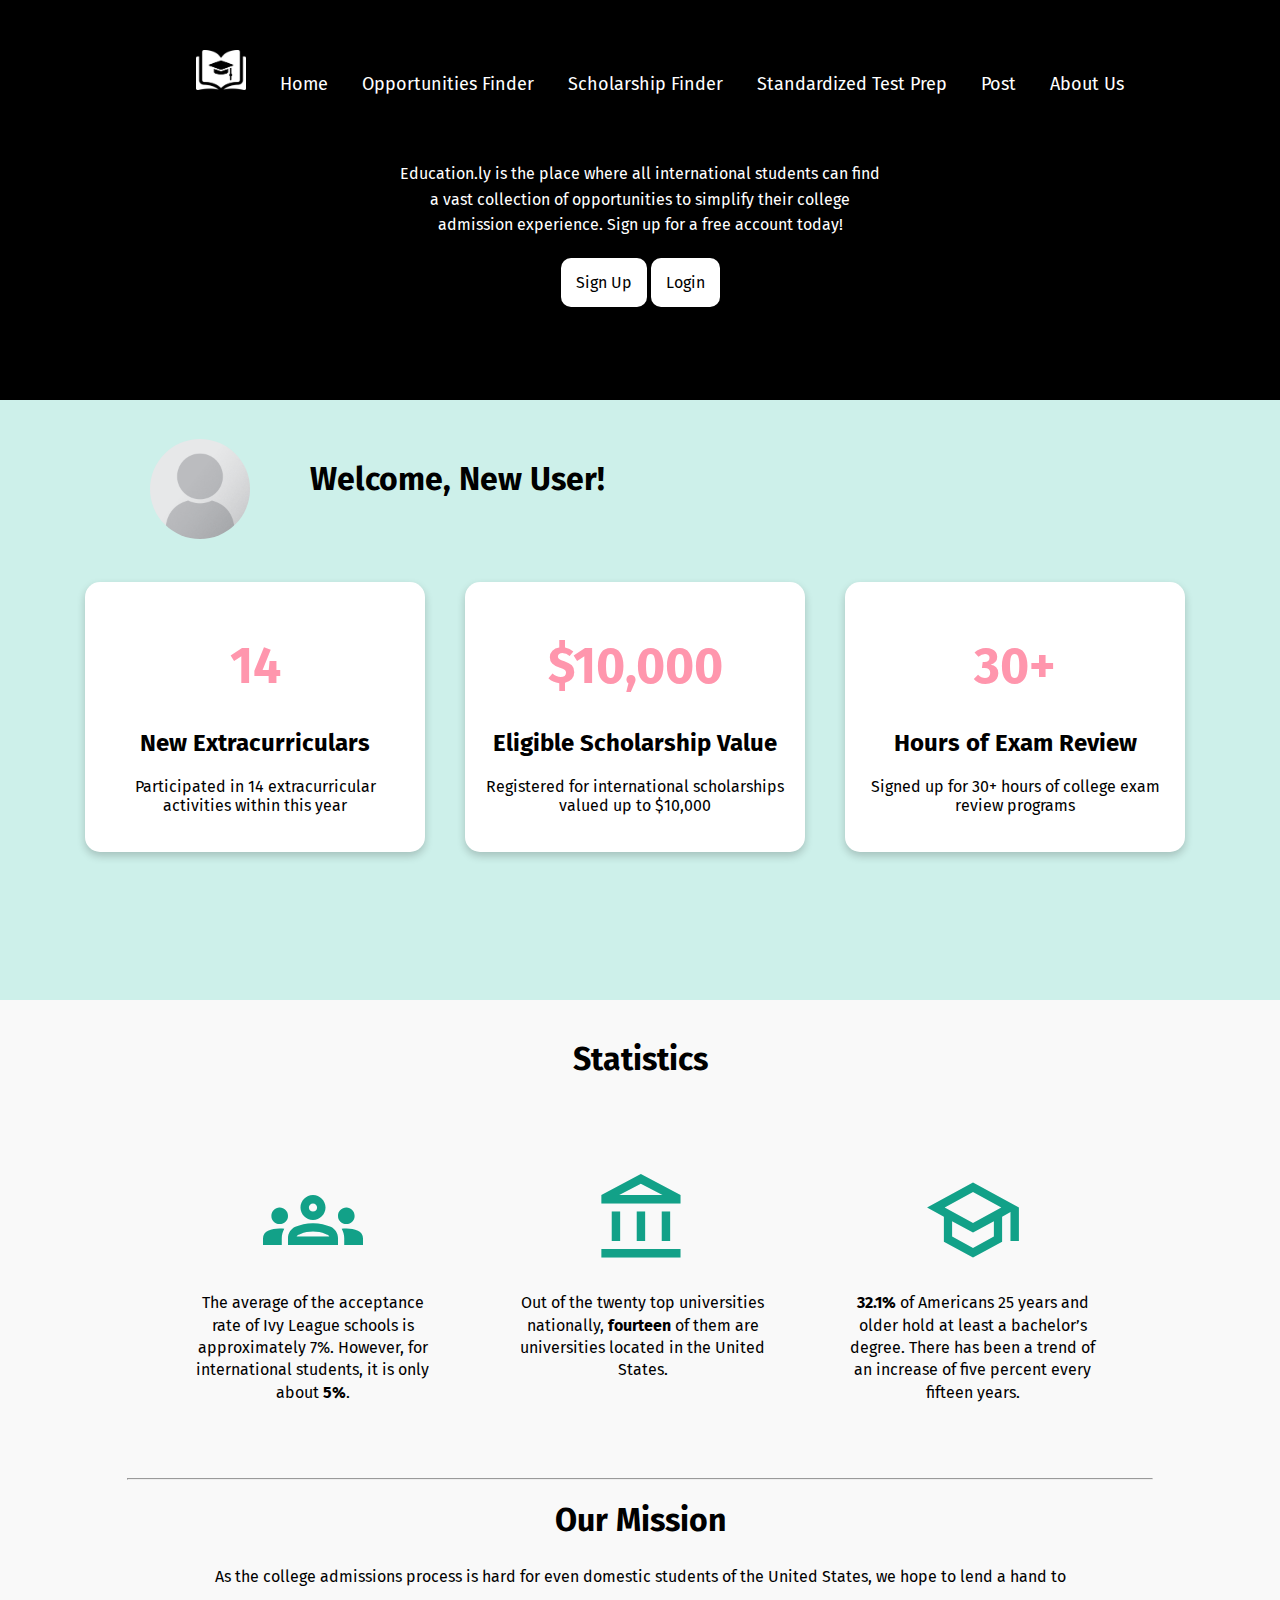
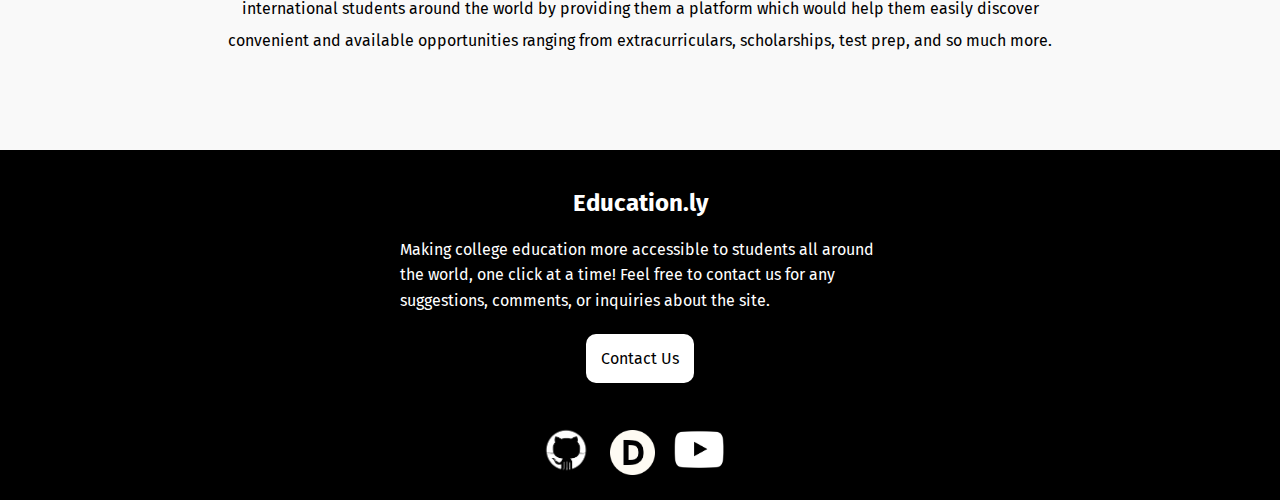
<file: index.html>
<!DOCTYPE html>
<html>

<head>
	<meta charset="utf-8">
	<meta name="viewport" content="width=device-width">
	<title>repl.it</title>
	<link href="style.css" rel="stylesheet" type="text/css">
	<!-- Bootstrap CSS -->
	<link rel="stylesheet" href="https://cdn.jsdelivr.net/npm/bootstrap-icons@1.3.0/font/bootstrap-icons.css">
  <!-- Google Icons CSS -->
  <link href="https://fonts.googleapis.com/css?family=Material+Icons|Material+Icons+Outlined|Material+Icons+Two+Tone|Material+Icons+Round|Material+Icons+Sharp" rel="stylesheet">
	<!-- Google Fonts CSS -->
	<link rel="stylesheet" href="https://fonts.googleapis.com/css?family=Fira+Sans">
</head>

<body onload = askName()>
	<script src="script.js">

	</script>

	<div class="header-home">
		<br>
      <!-- Navigation Bar -->
			<ul id="co">
        <li>
        <!-- Website's Logo -->
			  <a href = "index.html"><img src = "Images/logo white.png" alt = "" class = "website-logo" style="height: 40px; width: 50px; "></a>
        </li>
				<li id="link1">
          <a href="index.html" class = "home-link" id = "link"> Home </a>
				</li>
				<li id="link2">
          <a href="opportunities.html" class = "opportunity-link" id = "link"> Opportunities Finder </a>
				</li>
				<li id="link3">
          <a href="scholarships.html" class = "scholarship-link" id = "link"> Scholarship Finder </a>
				</li>
				<li id="link4">
					<a href="testprep.html" class = "standardized-tests-link" id = "link"> Standardized Test Prep </a>
				</li>
        <li id = "link5">
          <a href="postpage.html" class = "post-link" id = "link"> Post </a>
        </li>
        <li id = "link6">
          <a href="aboutus.html" class = "about" id = "link"> About Us </a>
        </li>
			</ul>
      </br>
      <div> 
        <p class = "pTag2">
          Education.ly is the place where all international students can find a vast collection of opportunities to simplify their college admission experience. Sign up for a free account today!
        </p>
        </br>
        <center>
          <a href="https://swifthorse14.qoom.space/~/SignupForm" class = "sign-up-btn">Sign Up</a>
          <a href="https://swifthorse14.qoom.space/~/LoginPage" class = "login-btn">Login</a>
        </center>
      </div>
	</div>

  <div class = "general-dashboard">
    </br>
    <!-- The Place where we should the user's stats -->
    <div class="dashboardContainer">
      <div>
        <img src = "Images/profilepic.png" alt = "profile" class = "profilepic"/>
      </div>
      <div>
        <h1 class = "profilename" id="username">Welcome, New User!</h1>
      </div>
    </div>
    </br>
    
  <div class="aligner">
    <div class="userDetails">
      <div class = "profCard">
        <h1 class="statnum" style="font-size: 50px; color: #FF96AD;">14</h1>
        <h2>New Extracurriculars </h2>
        <p> Participated in 14 extracurricular activities within this year </p>
      </div>
      <div class = "profCard">
        <h1 class="statnum" style="font-size: 50px; color: #FF96AD;">$10,000</h1>
        <h2>Eligible Scholarship Value</h2>
        <p> Registered for international scholarships valued up to $10,000 </p>
      </div>
      <div class = "profCard">
        <h1 class="statnum" style="font-size: 50px; color: #FF96AD;">30+</h1>
        <h2>Hours of Exam Review</h2>
        <p> Signed up for 30+ hours of college exam review programs</p>
      </div>
    </div>
    </div>
  </div>
  
  <div class = "information">
    </br>
    <!-- The statistics and the domestics about the world's learning and things -->
    <h1 class = "h1"> Statistics  </h1>

    <div class="aligner" style ="margin-right:25px">
      <div class="statGroup">
        <div class = "statCard">
          <i class="material-icons-outlined" style="font-size: 100px">groups</i>
              <p>The average of the acceptance rate of Ivy League schools is approximately 7%. However, for international students, it is only about <b>5%</b>.</p> 
        </div>
        <div class = "statCard">
          <i class="material-icons-outlined" style="font-size: 100px">account_balance</i>
              <p>Out of the twenty top universities nationally, <b>fourteen</b> of them are universities located in the United States.</p> 
        </div>
        <div class = "statCard">
          <i class="material-icons-outlined" style="font-size: 100px">school</i>
              <p><b>32.1%</b> of Americans 25 years and older hold at least a bachelor’s degree. There has been a trend of an increase of five percent every fifteen years.</p> 
        </div>
      </div>
    </div>
    


    </br></br>
    <hr style="color: black; width:80%; margin: 0 auto;">
    <!-- The mission that we have that we are solving using this website -->
    <h1 class = "h1"> Our Mission </h1>
    <p class = "pTag3" style="line-height: 2; text-align: center;">
      As the college admissions process is hard for even domestic students of the United States, we hope to lend a hand to international students around the world by providing them a platform which would help them easily discover convenient and available opportunities ranging from extracurriculars, scholarships, test prep, and so much more.
    </p>
  </div>
  <div class = "footer">
    </br>
    <h2 class = "website-title">Education.ly</h2>
    <p class = "pTag2">
      Making college education more accessible to students all around the world, one click at a time! Feel free to contact us for any suggestions, comments, or inquiries about the site.
    </p>
    </br>
    <center>
      <a href="contact_us.html" class = "contact-btn">Contact Us</a>
    </center>
    </br>
    </br>
    </br>
    <center>
      <div class = "icons"> 
        <a href="https://github.com/CodingLakshmi/citrohacks-website">
          <img src="Images/github_icon_img.jpg" alt="gitHub icon image" class = "gitHub">
        </a>
        <a href="https://devpost.com/software/education-ly">
          <img src="Images/Devpost_icon_img.png" alt="devpost icon image" class = "devpost">
        </a>
        <a href="https://youtu.be/s0dfgaoG7wk">
          <img src="Images/youtube_icon_img.png" alt="youtube icon image" class = "youtube">
        </a>
      </div>
    </center>
  </div>

  <script>
    function askName() {
      var userName = prompt("Welcome to Education.ly! Please enter your name to continue:", "");
      if (userName != null) {
        document.getElementById("username").innerHTML =
        "Welcome, " + userName + "!";
      }
    }
  </script>


  </body>
</html>
</file>
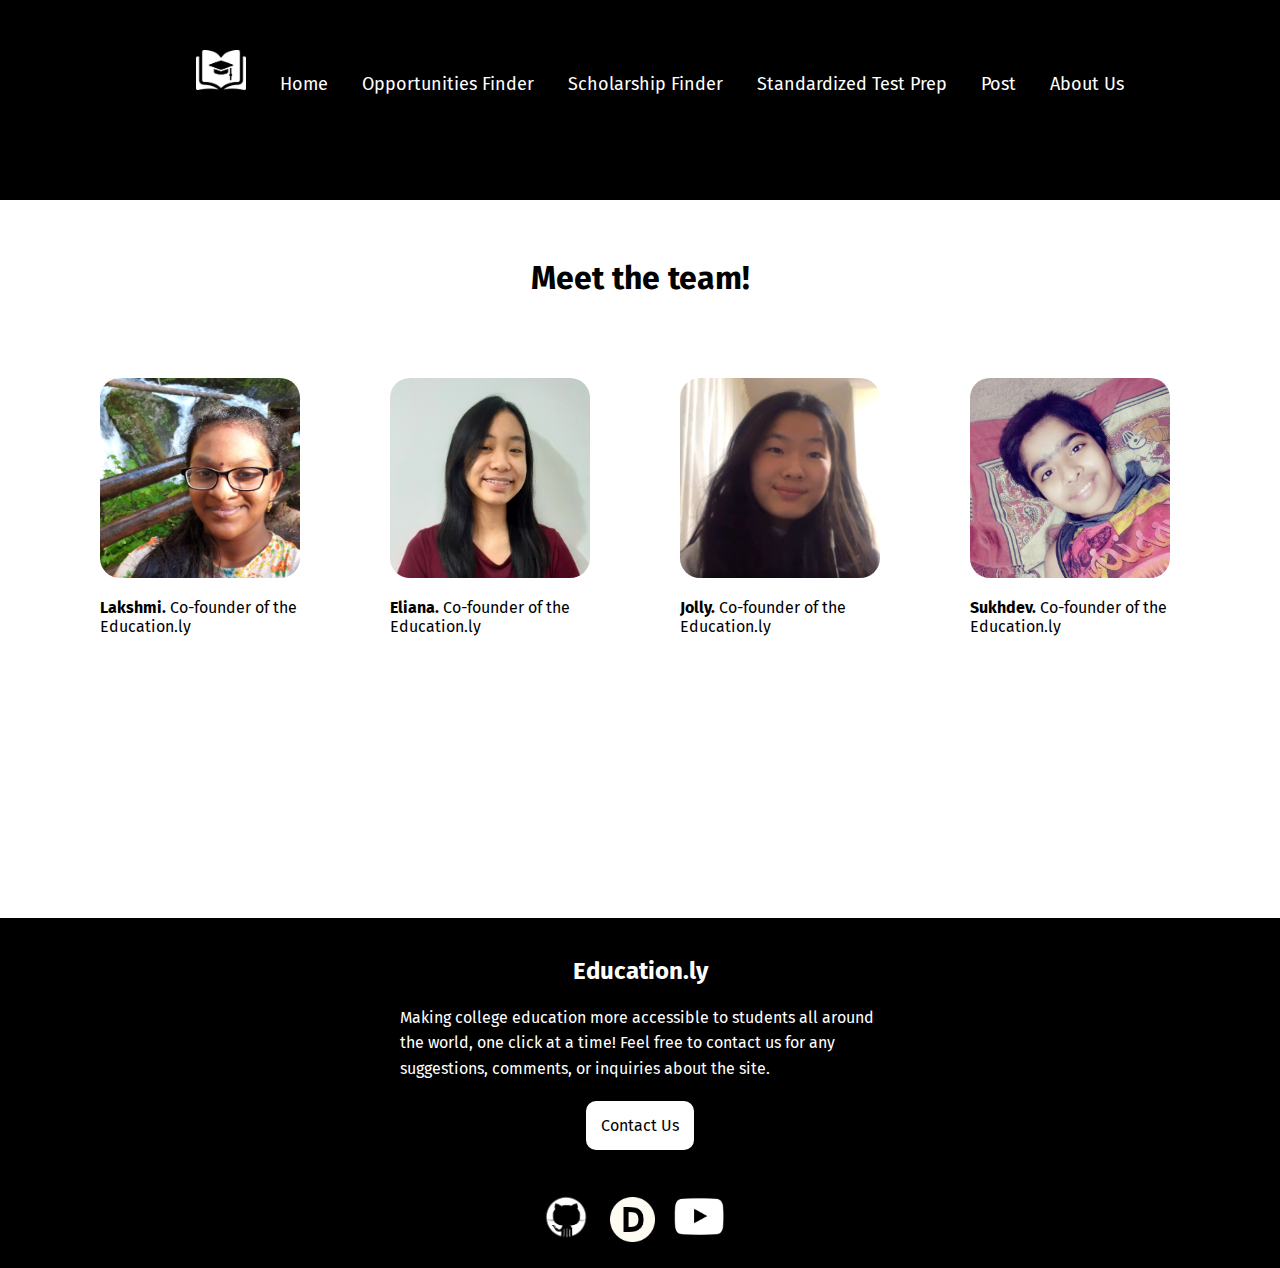
<file: aboutus.html>
<!DOCTYPE html>
<html>

<head>
	<meta charset="utf-8">
	<meta name="viewport" content="width=device-width">
	<title></title>
	<link href="style.css" rel="stylesheet" type="text/css" />
	<!-- Google Fonts CSS -->
	<link rel="stylesheet" href="https://fonts.googleapis.com/css?family=Fira+Sans">
</head>

<body>
	<script src="script.js">
	</script>

	<!-- Navigation Bar -->
	<div class="header">
			<br>
      <!-- Navigation Bar -->
			<ul id="co">
        <li>
        <!-- Website's Logo -->
			  <a href = "index.html"><img src = "Images/logo white.png" alt = "" class = "website-logo" style="height: 40px; width: 50px; "></a>
        </li>
				<li id="link1">
          <a href="index.html" class = "home-link" id = "link"> Home </a>
				</li>
				<li id="link2">
          <a href="opportunities.html" class = "opportunity-link" id = "link"> Opportunities Finder </a>
				</li>
				<li id="link3">
          <a href="scholarships.html" class = "scholarship-link" id = "link"> Scholarship Finder </a>
				</li>
				<li id="link4">
					<a href="testprep.html" class = "standardized-tests-link" id = "link"> Standardized Test Prep </a>
				</li>
        <li id = "link5">
          <a href="postpage.html" class = "post-link" id = "link"> Post </a>
        </li>
        <li id = "link6">
          <a href="aboutus.html" class = "about" id = "link"> About Us </a>
        </li>
			</ul>
	</div>

<br>
<br>
<h1 class="aboutusHead">Meet the team!</h1>
<br>


<div class="aligner">
  <div class="aboutGrid">

    <div class="aboutCard">
      <img src="Images/Lakshmi_Image.jpg" alt="teampic" style="width:200px; height: 200px; border-radius: 20px;">
        <p><b>Lakshmi.</b> Co-founder of the Education.ly</p> 
    </div>

    <div class="aboutCard">
      <img src="Images/Eliana_img.jpeg" alt="teampic" style="width:200px; height: 200px; border-radius: 20px;">
        <p><b>Eliana.</b> Co-founder of the Education.ly</p> 
    </div>

    <div class="aboutCard">
      <img src="Images/Jolly_img.jpeg" alt="teampic" style="width:200px; height: 200px; border-radius: 20px;">
        <p><b>Jolly.</b> Co-founder of the Education.ly</p>
    </div>

    <div class="aboutCard">
      <img src="Images/Sukhdev_img.jpeg" alt="teampic" style="width:200px; height: 200px; border-radius: 20px;">
        <p><b>Sukhdev.</b> Co-founder of the Education.ly</p>
    </div>

  </div>
</div>

    <div class = "footer">
      </br>
      <h2 class = "website-title">Education.ly</h2>
      <p class = "pTag2">
        Making college education more accessible to students all around the world, one click at a time! Feel free to contact us for any suggestions, comments, or inquiries about the site.
      </p>
      </br>
      <center>
        <a href="contact_us.html" class = "contact-btn">Contact Us</a>
      </center>
      </br>
      </br>
      </br>
      <center>
        <div class = "icons"> 
        <a href="https://github.com/CodingLakshmi/citrohacks-website">
          <img src="Images/github_icon_img.jpg" alt="gitHub icon image" class = "gitHub">
        </a>
        <a href="https://devpost.com/software/education-ly">
          <img src="Images/Devpost_icon_img.png" alt="devpost icon image" class = "devpost">
        </a>
        <a href="https://youtu.be/s0dfgaoG7wk">
          <img src="Images/youtube_icon_img.png" alt="youtube icon image" class = "youtube">
        </a>
      </div>
      </center>
    </div>
  </body>
</html>
</file>
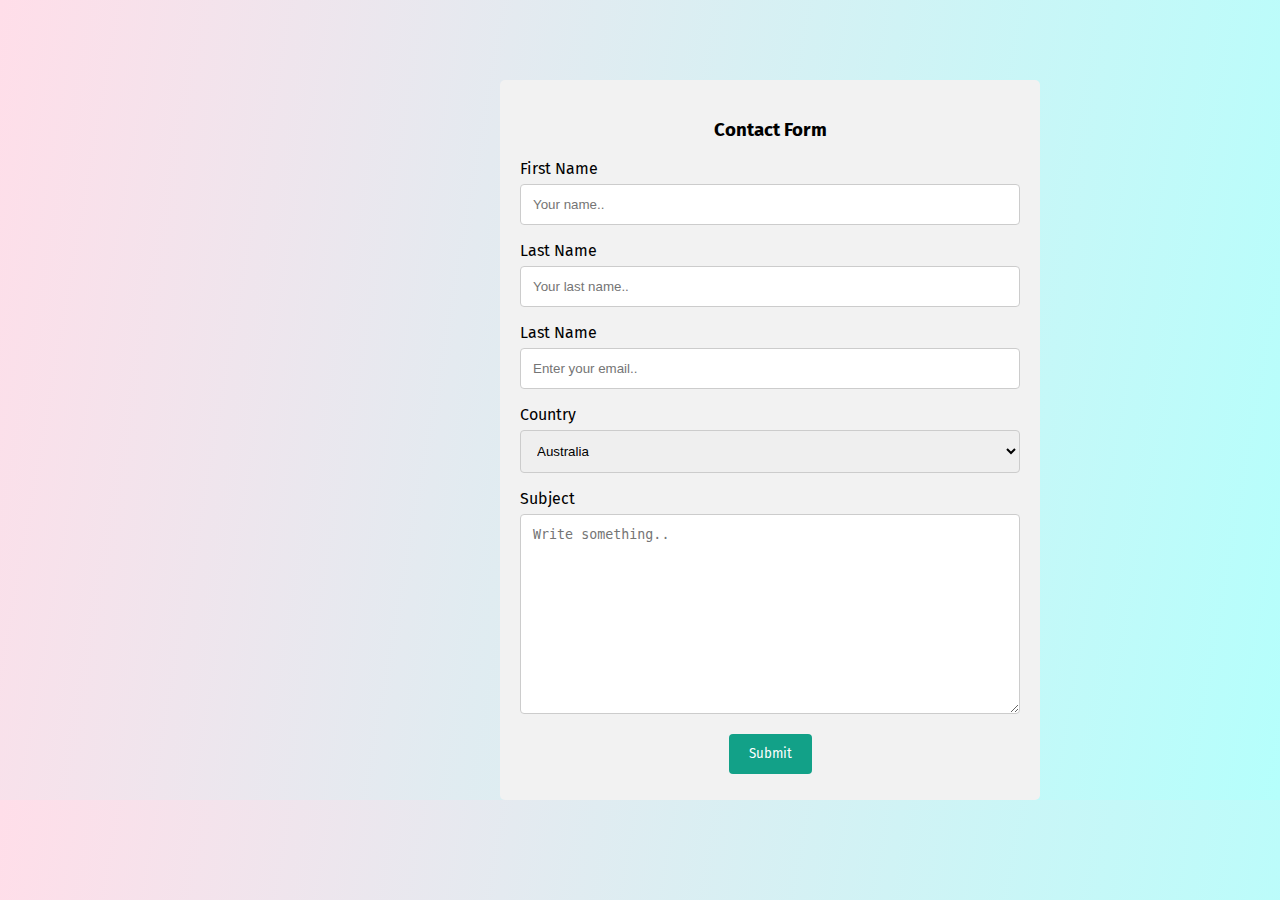
<file: contact_us.html>
<!DOCTYPE html>
<html>

<head>
	<meta charset="utf-8">
	<meta name="viewport" content="width=device-width">
	<title>repl.it</title>
	<link href="style.css" rel="stylesheet" type="text/css">
	<!-- Bootstrap CSS -->
	<link rel="stylesheet" href="https://cdn.jsdelivr.net/npm/bootstrap-icons@1.3.0/font/bootstrap-icons.css">
	<!-- Google Fonts CSS -->
	<link rel="stylesheet" href="https://fonts.googleapis.com/css?family=Fira+Sans">
	<style>
		.contact-us-form {
			margin-top: 80px;
			margin-inline-start: 500px;
		}

		body {
			/* background-color: #CDF0EA; */
			background-color: #FFDEE9;
			background-image: linear-gradient(100deg, #FFDEE9 0%, #B5FFFC 100%);
			margin: 0px;
			height: 100%;
		}
	</style>
</head>

  <body>
    <div class="contact-us-form">
      <div class="container">
        <h3 style="text-align: center;">Contact Form</h3>
        <form action="/action_page.php">
          <label for="fname">First Name</label>
          <input type="text" id="fname" name="firstname" placeholder="Your name..">

          <label for="lname">Last Name</label>
          <input type="text" id="lname" name="lastname" placeholder="Your last name..">

          <label for="email">Last Name</label>
          <input type="email" id="email" name="email" placeholder="Enter your email..">

          <label for="country">Country</label>
          <select id="country" name="country">
            <option value="australia">Australia</option>
            <option value="canada">Canada</option>
            <option value="usa">USA</option>
          </select>

          <label for="subject">Subject</label>
          <textarea id="subject" name="subject" placeholder="Write something.." style="height:200px"></textarea>

          <center>
            <input type="submit" value="Submit">
          </center>
        </form>
      </div>
    </div>
  </body>
</html>
</file>
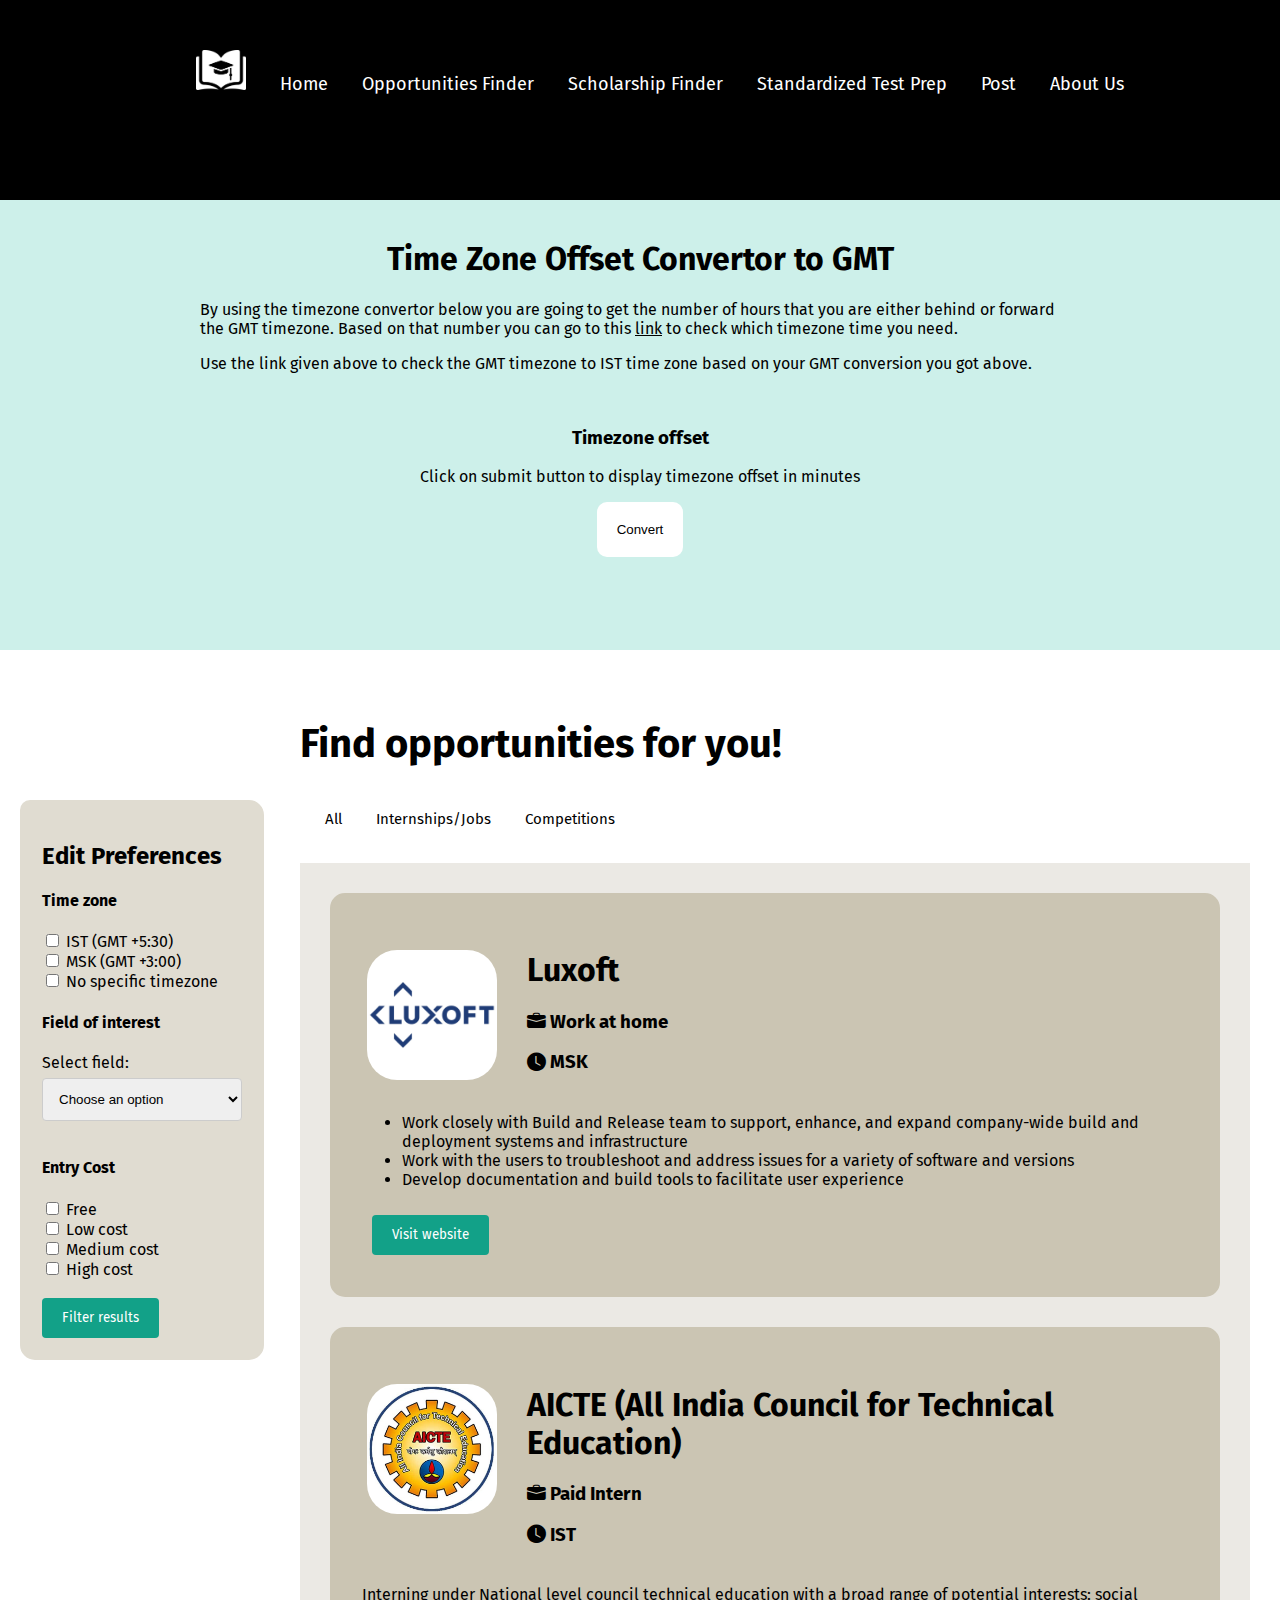
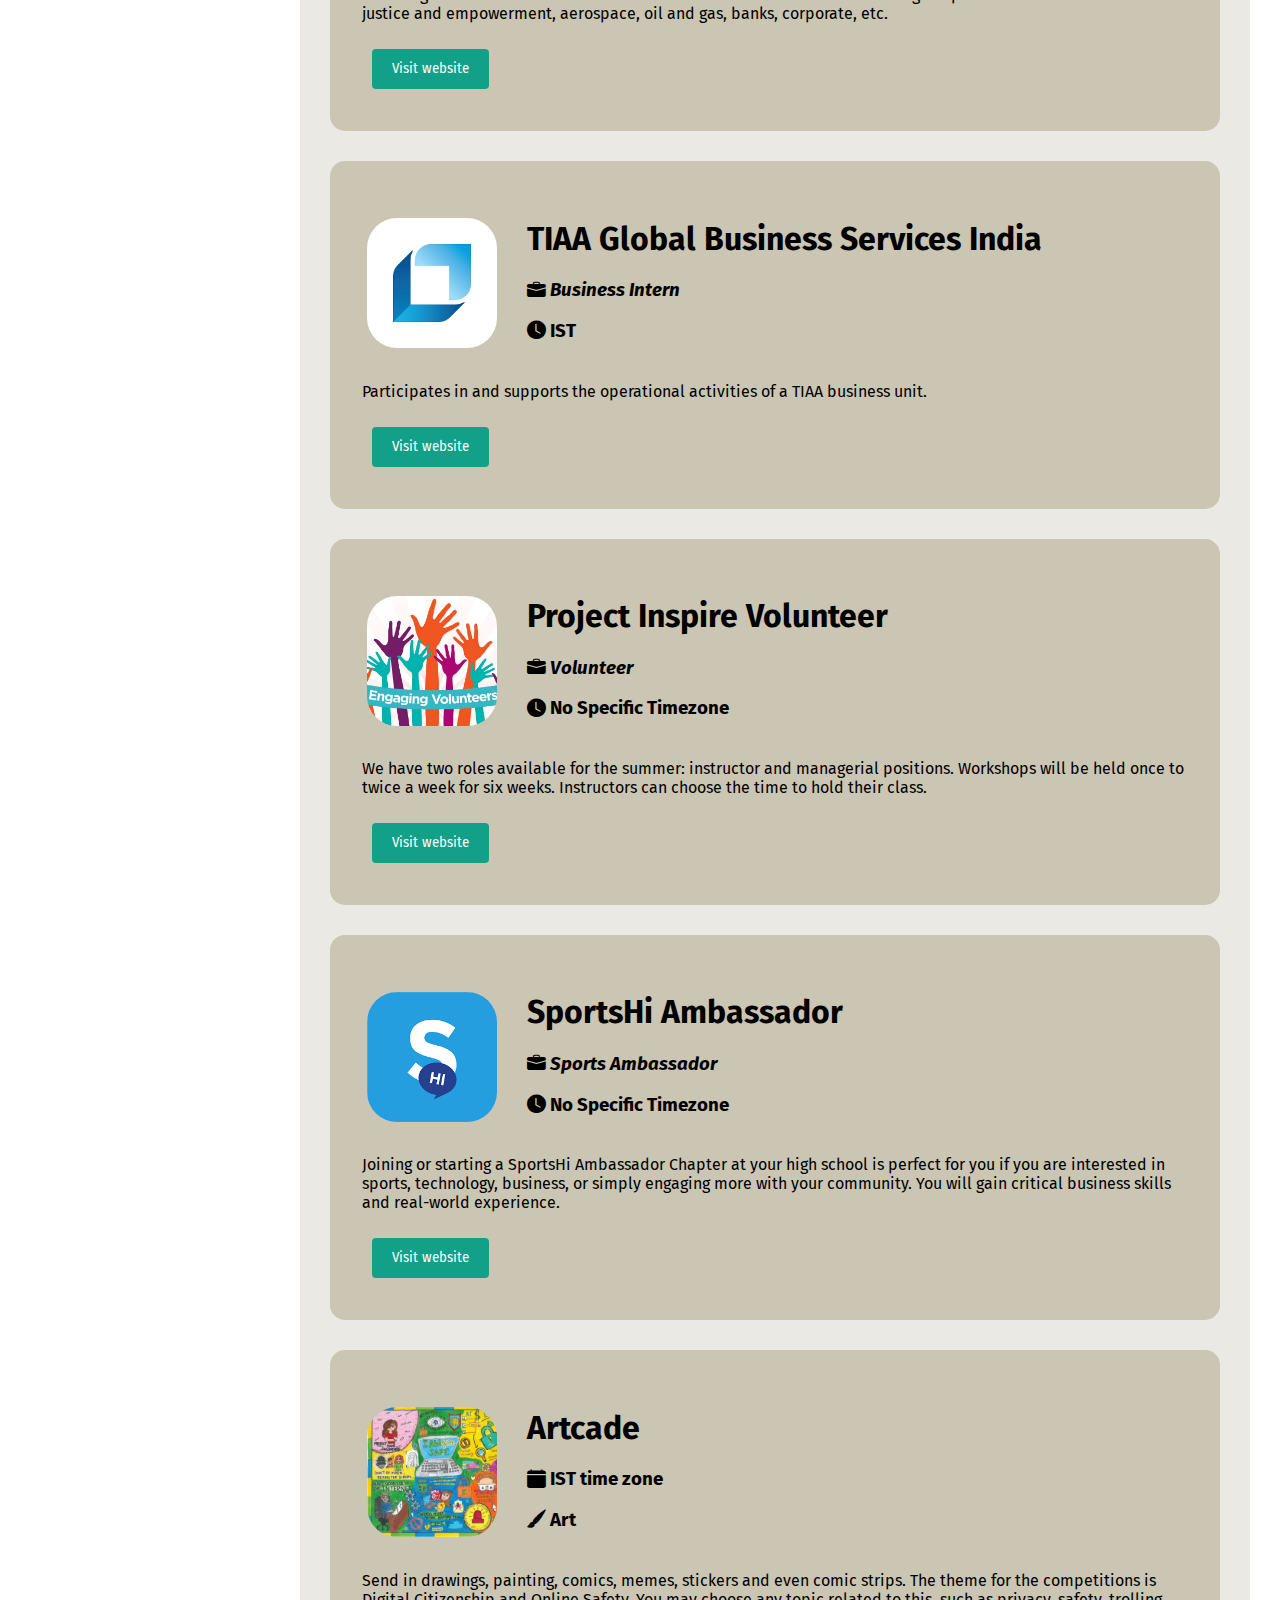
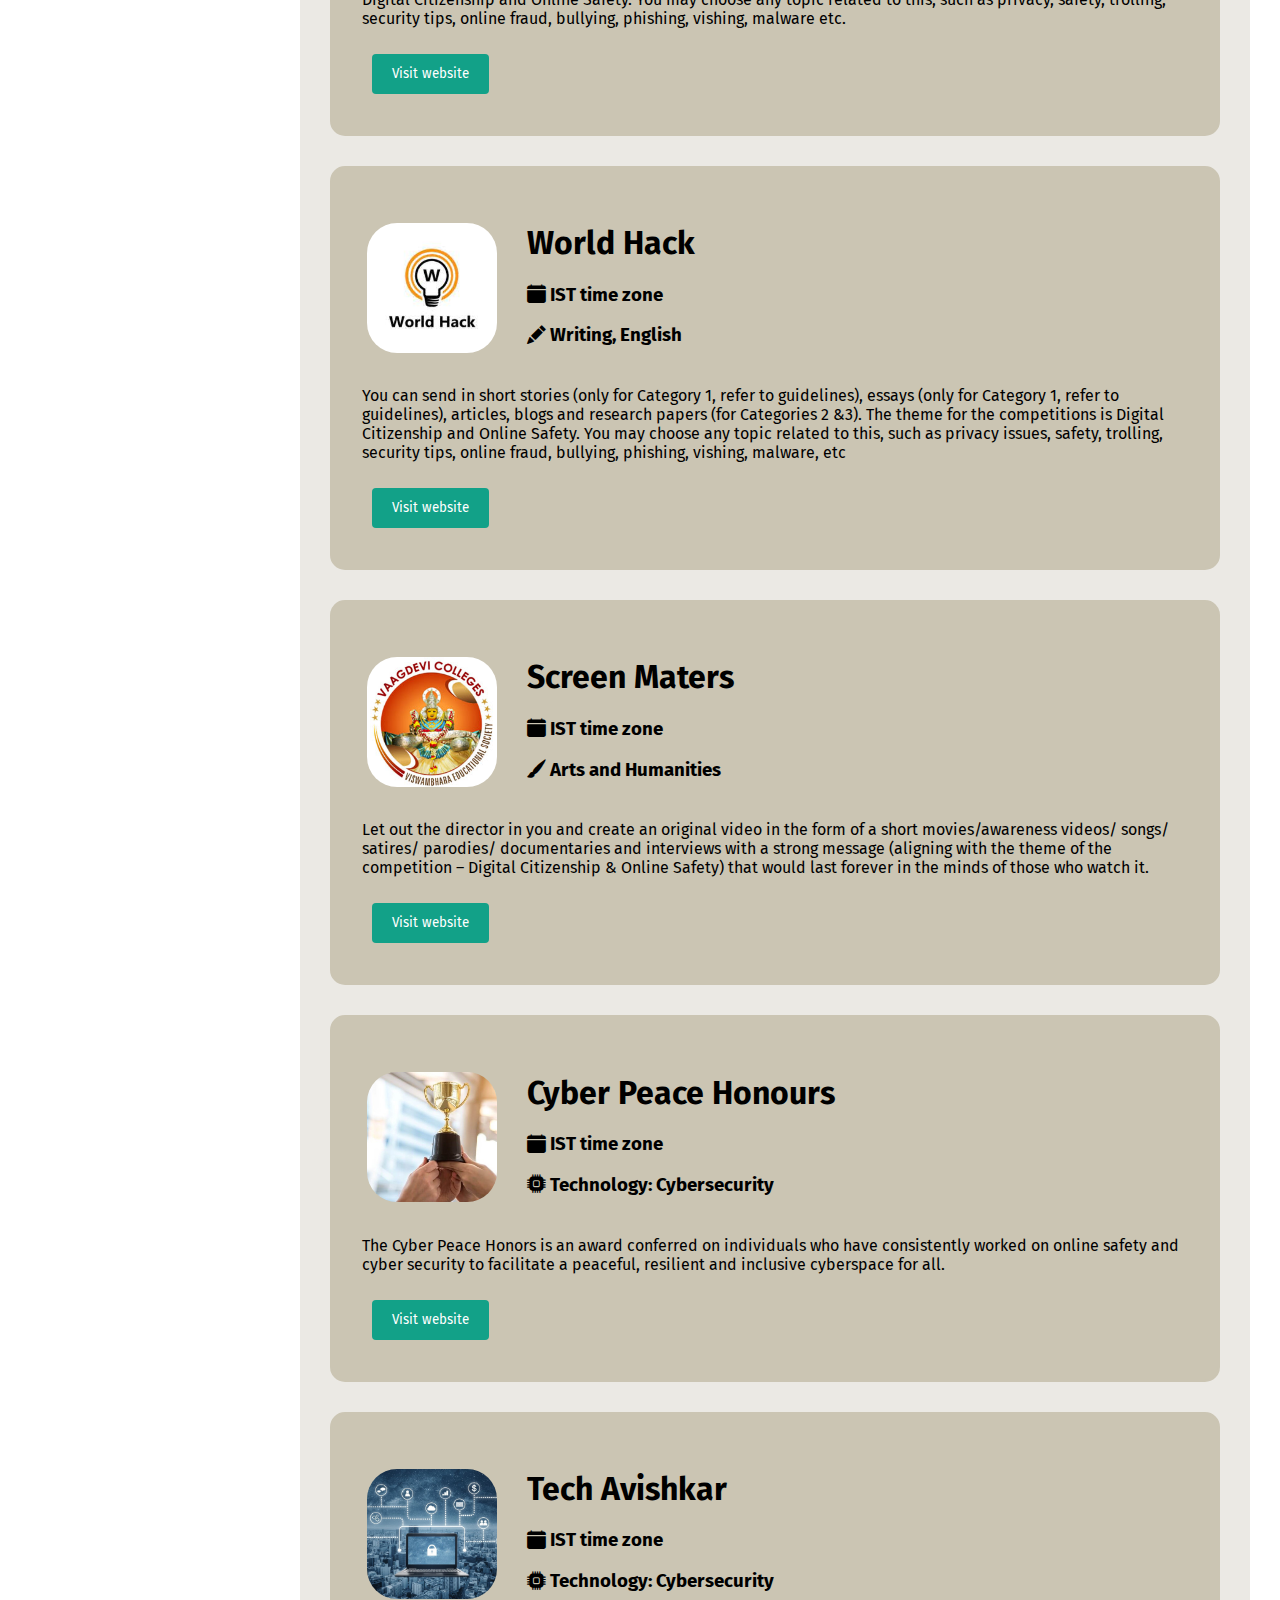
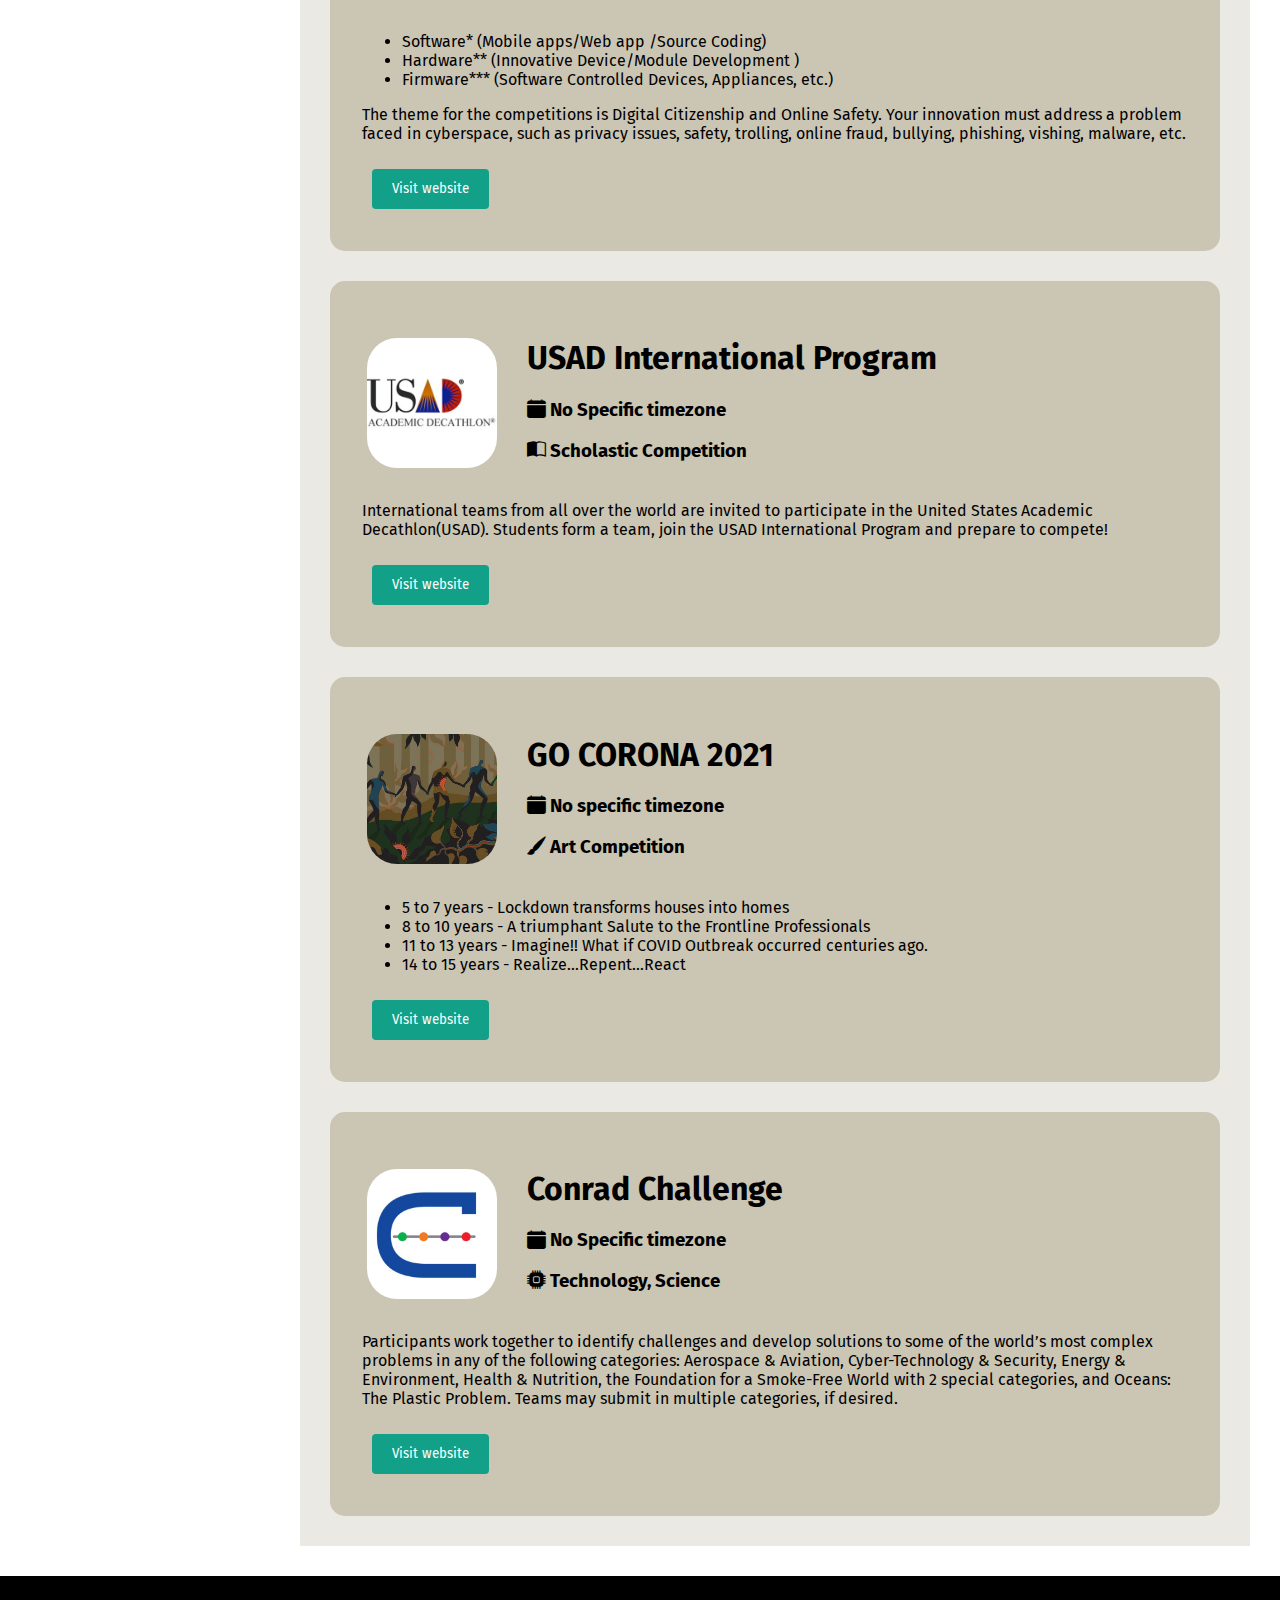
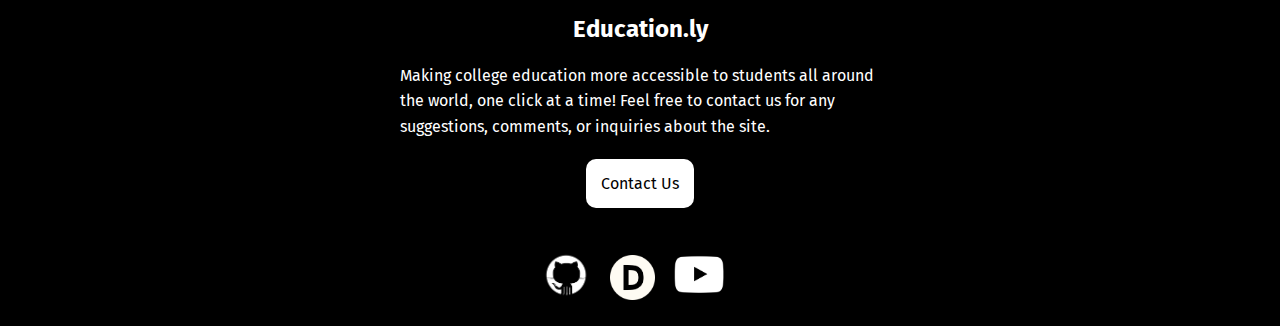
<file: opportunities.html>
<!DOCTYPE html>
<html>

<head>
	<meta charset="utf-8">
	<meta name="viewport" content="width=device-width">
	<title>opportunities finder</title>
	<link href="style.css" rel="stylesheet" type="text/css" />
	<!-- Bootstrap CSS -->
	<link rel="stylesheet" href="https://cdn.jsdelivr.net/npm/bootstrap-icons@1.3.0/font/bootstrap-icons.css">
	<!-- Google Fonts CSS -->
	<link rel="stylesheet" href="https://fonts.googleapis.com/css?family=Fira+Sans">
</head>

<body class="opportunitiesBody">
	<script src="script.js">

	</script>

	<!-- Navigation Bar -->
	<div class="header">
			<br>
      <!-- Navigation Bar -->
			<ul id="co">
        <li>
        <!-- Website's Logo -->
			  <a href = "index.html"><img src = "Images/logo white.png" alt = "" class = "website-logo" style="height: 40px; width: 50px; "></a>
        </li>
				<li id="link1">
          <a href="index.html" class = "home-link" id = "link"> Home </a>
				</li>
				<li id="link2">
          <a href="opportunities.html" class = "opportunity-link" id = "link"> Opportunities Finder </a>
				</li>
				<li id="link3">
          <a href="scholarships.html" class = "scholarship-link" id = "link"> Scholarship Finder </a>
				</li>
				<li id="link4">
					<a href="testprep.html" class = "standardized-tests-link" id = "link"> Standardized Test Prep </a>
				</li>
        <li id = "link5">
          <a href="postpage.html" class = "post-link" id = "link"> Post </a>
        </li>
        <li id = "link6">
          <a href="aboutus.html" class = "about" id = "link"> About Us </a>
        </li>
			</ul>
	</div>
    <div class = "timezone">
    <br>
    <h1 class = "h1"> Time Zone Offset Convertor to GMT </h1>
    <p class = "pTag3">
      By using the timezone convertor below you are going to get the number of hours that you are either behind or forward the GMT timezone. Based on that number you can go to this <a href="timezoneList.html" class = "aTag">link</a> to check which timezone time you need. 
    </p>
    <p class = "pTag3"> Use the link given above to check the GMT timezone to IST time zone based on your GMT conversion you got above.</p>
    <br>
    <h3 class = "h3">Timezone offset</h3>
    <p class = "pTag4">
      Click on submit button to display timezone offset in minutes
    </p>
    <center>
      <button onClick = "showOffset()" class = "time-btn">Convert</button>
      <br>
      <br>
      <p id="time"></p>
    </center>
  </div>

<!-- Filter Tab -->
    <div class="filtertab">
      <form action="/action_page.php">
      <h2>Edit Preferences</h2>
      <h4>Time zone</h4>
        <input type="checkbox" id="time1" name="time1" value="time1" data-category="tz1">
        <label for="time1" onclick="filterList('tz1')">IST (GMT +5:30)</label>
        <br>
        <input type="checkbox" id="time2" name="time2" value="time2" data-category="tz2">
        <label for="time2" onclick="filterList('tz2')">MSK (GMT +3:00) </label>
        <br>
        <input type="checkbox" id="time3" name="time3" value="time3" data-category="tz3">
        <label for="time3" onclick="filterList('tz3')">No specific timezone</label>
        <br>

      <h4>Field of interest</h4>

        <form class="selectfield">
          <label for="field">Select field:</label>
          <select name="field" id="field" placeholder="Select">
            <option value="" style="color:gray;">Choose an option</option>
            <option value="">Arts & Humanities</option>
            <option value="">Business Management</option>
            <option value="">Computer Science</option>
            <option value="">Engineering</option>
          </select>
        </form>

      <h4>Entry Cost</h4>
        <input type="checkbox" id="free" name="free" value="free">
        <label for="free">Free</label>
        <br>
        <input type="checkbox" id="lowcost" name="lowcost" value="low">
        <label for="lowcost">Low cost</label>
        <br>
        <input type="checkbox" id="medcost" name="medcost" value="medium">
        <label for="mediumcost">Medium cost</label>
        <br>
        <input type="checkbox" id="highcost" name="highcost" value="high">
        <label for="highcost">High cost</label>
        <br>
        <br>

      <input type="submit" value="Filter results">

      </form>
    </div>
    
<div class = "body-part">
      <!-- Extracurricular Searcher -->
      <h1 class="mainhead">Find opportunities for you!</h1>
      <div class="selectType">
        <ul>
          <li> All </li>
          <li> Internships/Jobs </li>
          <li> Competitions </li>
        </ul>
      </div>
      
  <div class = "eclist">

    <!-- Internship extracurricular, timezone is MSK -->
    <div class = "filter" id="ec1" data-category="msk">

        <div class="ecContainer">
          <div>
            <img src = "Images/Logos/luxoft.jpg" alt = "logo" class = "ecpic"/>
          </div>
          <div>
            <h1 class = "ecname">Luxoft</h1>
              <h3><i class="bi bi-briefcase-fill"></i> Work at home </h3>
              <h3><i class="bi bi-clock-fill"></i> MSK </h3>
          </div>
        </div>
        <ul>
          <li class="ecinfo">Work closely with Build and Release team to support, enhance, and expand company-wide build and deployment systems and infrastructure</li>
          <li class="ecinfo">Work with the users to troubleshoot and address issues for a variety of software and versions</li>
          <li class="ecinfo">Develop documentation and build tools to facilitate user experience</li>
        </ul>
        <a href="https://career.luxoft.com/job/build-and-release-engineer/284551/?utm_source=linkedin-wrapping">
        <input type="submit" value="Visit website" class="ecSubmit">
        </a>
    </div>

    <!-- Internship extracurricular, timezone is IST-->
    <div class = "filter" id="ec2" data-category="ist">
      <div class="ecContainer">
        <div>
          <img src = "Images/Logos/AICTE.jpg" alt = "logo" class = "ecpic"/>
        </div>
        <div>
          <h1 class = "ecname">AICTE (All India Council for Technical Education)</h1>
          <h3><i class="bi bi-briefcase-fill"></i> Paid Intern </h3>
          <h3><i class="bi bi-clock-fill"></i> IST </h3>
        </div>
      </div>
      <p>
        Interning under National level council technical education with a broad range of potential interests: social justice and empowerment, aerospace, oil and gas, banks, corporate, etc. 
      </p>
      <a href="https://internship.aicte-india.org/">
      <input type="submit" value="Visit website" class="ecSubmit">
      </a>
    </div>

    <!-- Internship extracurricular, timezone is IST-->
    <div class = "filter" id="ec3" data-category="ist">
      <div class="ecContainer">
        <div>
          <img src = "Images/Logos/TIAA.png" alt = "logo" class = "ecpic"/>
        </div>
        <div>
          <h1 class = "ecname">TIAA Global Business Services India</h1>

            <h3><i class="bi bi-briefcase-fill"> Business Intern</i></h3>
            <h3><i class="bi bi-clock-fill"></i> IST </h3>
        </div>
      </div>
      <p>Participates in and supports the operational activities of a TIAA business unit.</p>
      <a href="https://careers.tiaa.org/global/en/job/R210500235/Intern ">
      <input type="submit" value="Visit website" class="ecSubmit">
      </a>
    </div>

    <!-- Internship extracurricular, all timezones-->
    <div class = "filter" id="ec3" data-category="ist">
      <div class="ecContainer">
        <div>
          <img src = "Images/Logos/proj.jpg" alt = "logo" class = "ecpic"/>
        </div>
        <div>
          <h1 class = "ecname"> Project Inspire Volunteer </h1>

            <h3><i class="bi bi-briefcase-fill"> Volunteer </i></h3>
            <h3><i class="bi bi-clock-fill"></i> No Specific Timezone </h3>
        </div>
      </div>
      <p>
        We have two roles available for the summer: instructor and managerial positions. Workshops will be held once to twice a week for six weeks. Instructors can choose the time to hold their class.
      </p>
      <a href="https://docs.google.com/forms/d/e/1FAIpQLSfiIYFh_FGEflvQ9yjz1TIUc2cqz-z7oXxe3Hcx2ZxLDSLX-A/viewform">
      <input type="submit" value="Visit website" class="ecSubmit">
      </a>
    </div>

    <!-- Internship extracurricular, all timezones-->
    <div class = "filter" id="ec3" data-category="ist">
      <div class="ecContainer">
        <div>
          <img src = "Images/Logos/Sportshi.png" alt = "logo" class = "ecpic"/>
        </div>
        <div>
          <h1 class = "ecname"> SportsHi Ambassador </h1>

            <h3><i class="bi bi-briefcase-fill"> Sports Ambassador </i></h3>
            <h3><i class="bi bi-clock-fill"></i> No Specific Timezone </h3>
        </div>
      </div>
      <p>
        Joining or starting a SportsHi Ambassador Chapter at your high school is perfect for you if you are interested in sports, technology, business, or simply engaging more with your community. You will gain critical business skills and real-world experience. 
      </p>
      <a href="https://www.sportshi.io/ambassadors">
      <input type="submit" value="Visit website" class="ecSubmit">
      </a>
    </div>

    <!-- Extracurricular Activites and Contests -->

    <!-- Contest extracurricular, IST timezone-->
      <div class = "filter" id="ec5" data-category="insertTimezone">
        <div class="ecContainer">
          <div>
            <img src = "Images/Logos/artcade.jpg" alt = "logo" class = "ecpic"/>
          </div>
          <div>
            <h1 class = "ecname">Artcade</h1>
            <h3><i class="bi bi-calendar-fill"></i> IST time zone </h3>
            <h3><i class="bi bi-brush-fill"></i> Art </h3>
          </div>
        </div>
        <p>
          Send in drawings, painting, comics, memes, stickers and even comic strips. The theme for the competitions is Digital Citizenship and Online Safety. You may choose any topic related to this, such as privacy, safety, trolling, security tips, online fraud, bullying, phishing, vishing, malware etc.
        </p>
        <a href="https://www.eraksha.net/artcade/"> 
        <input type="submit" value="Visit website" class="ecSubmit">
        </a>
      </div>

      <!-- Contest extracurricular, IST timezone -->
      <div class = "filter" id="ec6" data-category="insertTimezone">
        <div class="ecContainer">
          <div>
            <img src = "Images/Logos/Worldhack.jpg" alt = "logo" class = "ecpic"/>
          </div>
          <div>
            <h1 class = "ecname"> World Hack </h1>
            <h3><i class="bi bi-calendar-fill"></i> IST time zone </h3>
            <h3><i class="bi bi-pencil-fill"></i> Writing, English </h3>
          </div>
        </div>
        <p>
          You can send in short stories (only for Category 1, refer to guidelines), essays (only for Category 1, refer to guidelines), articles, blogs and research papers (for Categories 2 &3). The theme for the competitions is Digital Citizenship and Online Safety. You may choose any topic related to this, such as privacy issues, safety, trolling, security tips, online fraud, bullying, phishing, vishing, malware, etc
        </p>
        <a href="https://www.eraksha.net/word-hack/"> 
        <input type="submit" value="Visit website" class="ecSubmit">
        </a>
      </div>

      <!-- Contest extracurricular, IST timezone-->
      <div class = "filter" id="ec6" data-category="insertTimezone">
        <div class="ecContainer">
          <div>
            <img src = "Images/Logos/screen.png" alt = "logo" class = "ecpic"/>
          </div>
          <div>
            <h1 class = "ecname">Screen Maters</h1>
            <h3><i class="bi bi-calendar-fill"></i> IST time zone </h3>
            <h3><i class="bi bi-brush-fill"></i> Arts and Humanities </h3>
          </div>
        </div>
        <p>
          Let out the director in you and create an original video in the form of a short movies/awareness videos/ songs/ satires/ parodies/ documentaries and interviews with a strong message (aligning with the theme of the competition – Digital Citizenship & Online Safety) that would last forever in the minds of those who watch it. 
        </p>
        <a href=""> 
        <input type="submit" value="Visit website" class="ecSubmit">
        </a>
      </div>

      <!-- Contest extracurricular, IST timezone-->
      <div class = "filter" id="ec6" data-category="insertTimezone">
        <div class="ecContainer">
          <div>
            <img src = "Images/Logos/cyberpeace.jpg" alt = "logo" class = "ecpic"/>
          </div>
          <div>
            <h1 class = "ecname">Cyber Peace Honours</h1>
            <h3><i class="bi bi-calendar-fill"></i> IST time zone </h3>
            <h3><i class="bi bi-cpu-fill"></i> Technology: Cybersecurity </h3>
          </div>
        </div>
        <p>
          The Cyber Peace Honors is an award conferred on individuals who have consistently worked on online safety and cyber security to facilitate a peaceful, resilient and inclusive cyberspace for all.  
        </p>
        <a href="https://www.eraksha.net/cyber-peace-honours/"> 
        <input type="submit" value="Visit website" class="ecSubmit">
        </a>
      </div>

      <!-- Contest extracurricular, IST timezone-->
      <div class = "filter" id="ec6" data-category="insertTimezone">
        <div class="ecContainer">
          <div>
            <img src = "Images/Logos/techavishkar.jpg" alt = "logo" class = "ecpic"/>
          </div>
          <div>
            <h1 class = "ecname">Tech Avishkar</h1>
            <h3><i class="bi bi-calendar-fill"></i> IST time zone </h3>
            <h3><i class="bi bi-cpu-fill"></i> Technology: Cybersecurity </h3>
          </div>
        </div>
        <ul>
          <li>Software* (Mobile apps/Web app /Source Coding)</li>
          <li>Hardware** (Innovative Device/Module Development )</li>
          <li>Firmware*** (Software Controlled Devices, Appliances, etc.)</li>
        </ul>
        <p>
            The theme for the competitions is Digital Citizenship and Online Safety. Your innovation must address a problem faced in cyberspace, such as privacy issues, safety, trolling, online fraud, bullying, phishing, vishing, malware, etc.
        </p>
        <a href="https://www.eraksha.net/tech-avishkar/"> 
        <input type="submit" value="Visit website" class="ecSubmit">
        </a>
      </div>

      <!-- Contest extracurricular, all timezone-->
      <div class = "filter" id="ec6" data-category="insertTimezone">
        <div class="ecContainer">
          <div>
            <img src = "Images/Logos/USAD.jpg" alt = "logo" class = "ecpic"/>
          </div>
          <div>
            <h1 class = "ecname"> USAD International Program </h1>
            <h3><i class="bi bi-calendar-fill"></i> No Specific timezone </h3>
            <h3><i class="bi bi-book-half"></i> Scholastic Competition </h3>
          </div>
        </div>
            <p>
              International teams from all over the world are invited to participate in the United States Academic Decathlon(USAD). Students form a team, join the USAD International Program and prepare to compete!
            </p>
        <a href="https://www.usad.org/competitions/International.aspx"> 
        <input type="submit" value="Visit website" class="ecSubmit">
        </a>
      </div>

      <!-- Contest extracurricular, all timezone-->
      <div class = "filter" id="ec6" data-category="insertTimezone">
        <div class="ecContainer">
          <div>
            <img src = "Images/Logos/gocorona.jpg" alt = "logo" class = "ecpic"/>
          </div>
          <div>
            <h1 class = "ecname"> GO CORONA 2021 </h1>
            <h3><i class="bi bi-calendar-fill"></i> No specific timezone </h3>
            <h3><i class="bi bi-brush-fill"></i> Art Competition </h3>
          </div>
        </div>
        <ul>
          <li>5 to 7 years - Lockdown transforms houses into homes</li>
          <li>8 to 10 years - A triumphant Salute to the Frontline Professionals</li>
          <li>11 to 13 years - Imagine!! What if COVID Outbreak occurred centuries ago.</li>
          <li>14 to 15 years - Realize…Repent…React </li>
        </ul>
        <a href="https://events.velammalonline.com/events_instruction/gocorona_2021.php"> 
        <input type="submit" value="Visit website" class="ecSubmit">
        </a>
      </div>

      <!-- Contest extracurricular, all timezone-->
      <div class = "filter" id="ec6" data-category="insertTimezone">
        <div class="ecContainer">
          <div>
            <img src = "Images/Logos/conrad.jpg" alt = "logo" class = "ecpic"/>
          </div>
          <div>
            <h1 class = "ecname"> Conrad Challenge </h1>
            <h3><i class="bi bi-calendar-fill"></i> No Specific timezone </h3>
            <h3><i class="bi bi-cpu-fill"></i> Technology, Science </h3>
          </div>
        </div>
        <p>
          Participants work together to identify challenges and develop solutions to some of the world’s most complex problems in any of the following categories: Aerospace & Aviation, Cyber-Technology & Security, Energy & Environment, Health & Nutrition, the Foundation for a Smoke-Free World with 2 special categories, and Oceans: The Plastic Problem. Teams may submit in multiple categories, if desired. 
        </p>
        <a href="https://www.conradchallenge.org/conrad-challenge"> 
        <input type="submit" value="Visit website" class="ecSubmit">
        </a>
      </div>

      <!-- The End -->
      </div>
    </div>

     <div class = "footer">
    </br>
    <h2 class = "website-title">Education.ly</h2>
    <p class = "pTag2">
      Making college education more accessible to students all around the world, one click at a time! Feel free to contact us for any suggestions, comments, or inquiries about the site.
    </p>
    </br>
    <center>
      <a href="contact_us.html" class = "contact-btn">Contact Us</a>
    </center>
    </br>
    </br>
    </br>
    <center>
      <div class = "icons"> 
        <a href="https://github.com/CodingLakshmi/citrohacks-website">
          <img src="Images/github_icon_img.jpg" alt="gitHub icon image" class = "gitHub">
        </a>
        <a href="https://devpost.com/software/education-ly">
          <img src="Images/Devpost_icon_img.png" alt="devpost icon image" class = "devpost">
        </a>
        <a href="https://youtu.be/s0dfgaoG7wk">
          <img src="Images/youtube_icon_img.png" alt="youtube icon image" class = "youtube">
        </a>
      </div>
    </center>
  </div>
  <script>
    function showOffset() {
      // Date object
      var date = new Date();
        
      // Offset variable will store 
      // timezone offset between 
      // UTC and your local time   
      var offset = date.getTimezoneOffset()/60;
      document.getElementById("time").innerHTML = "Timezone offset: " + offset + " hours";
    }  
  </script>
  </body>
</html>
</file>
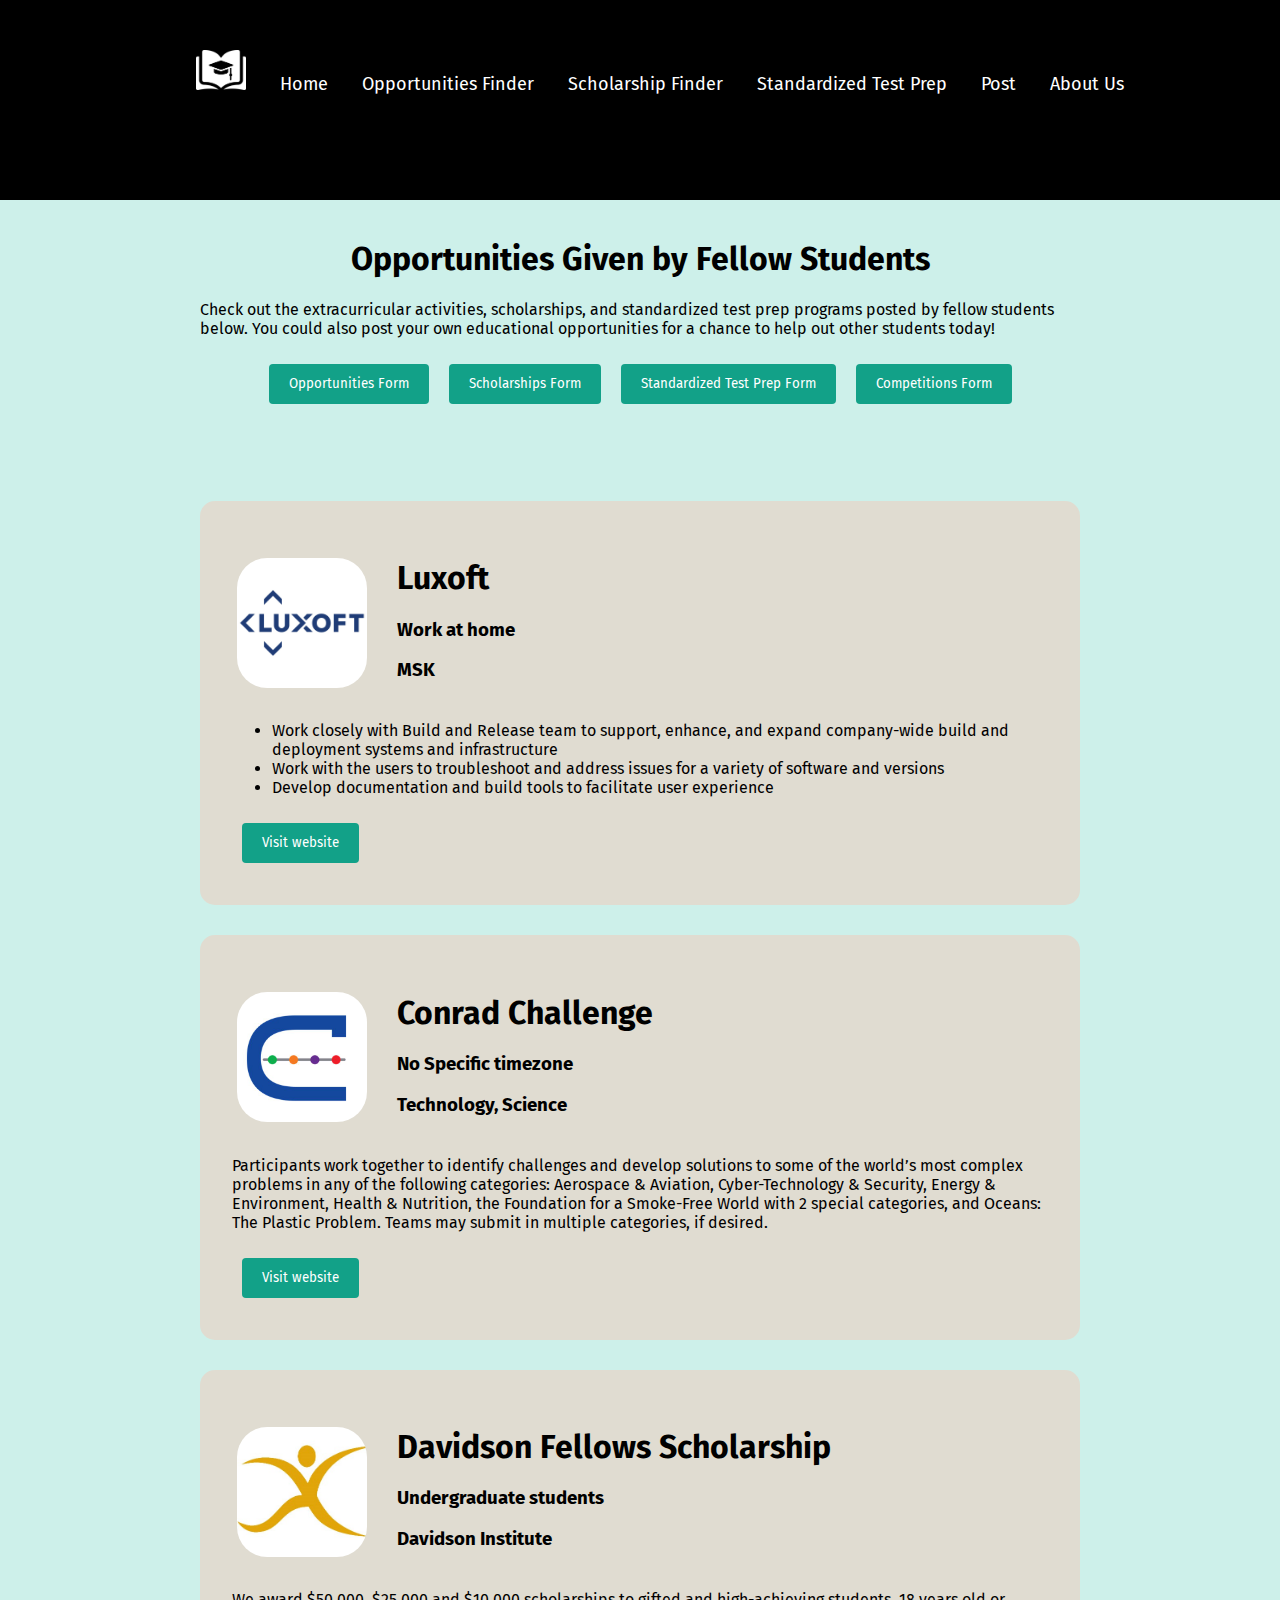
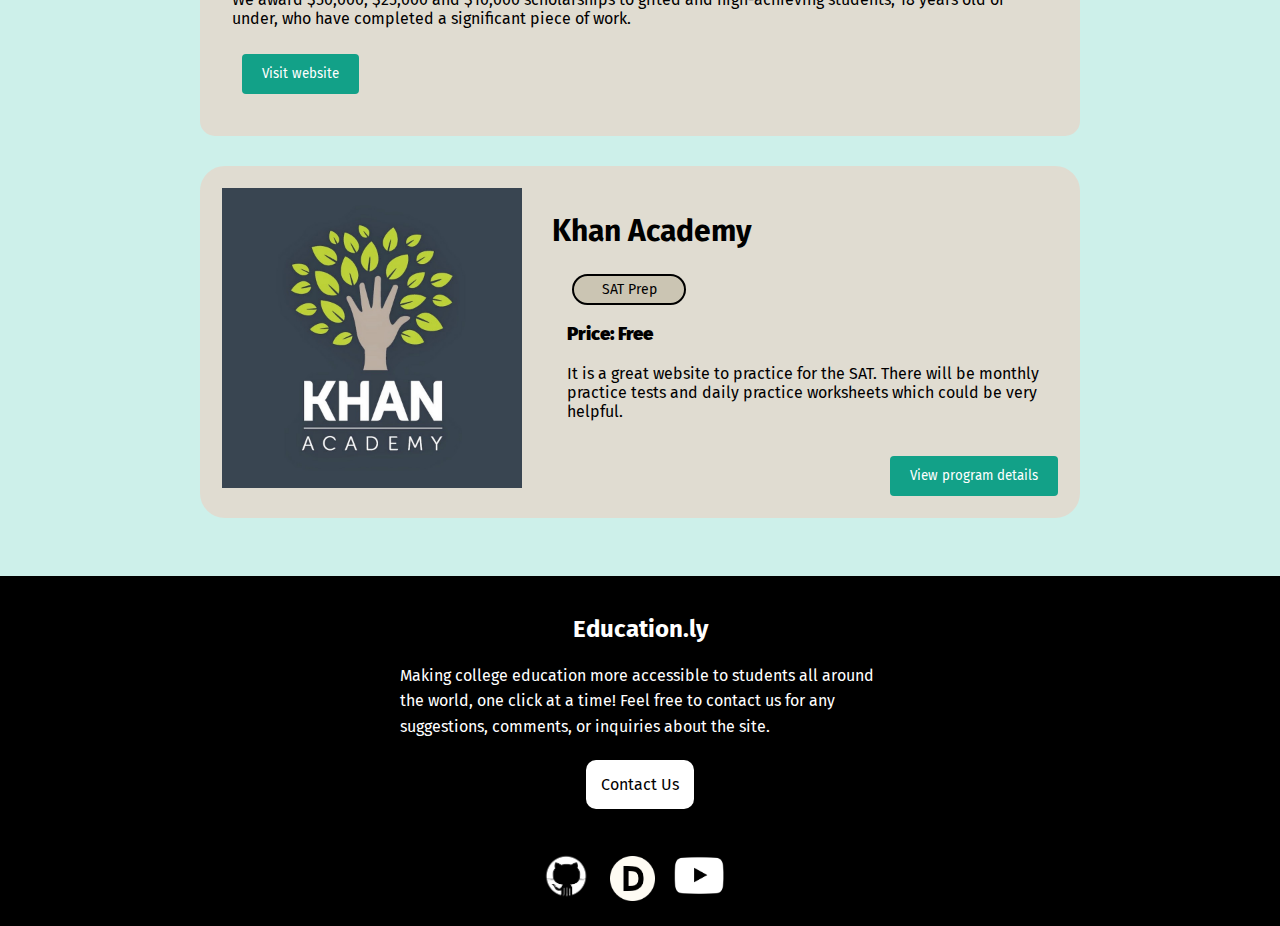
<file: postpage.html>
<!DOCTYPE html>
<html>

<head>
	<meta charset="utf-8">
	<meta name="viewport" content="width=device-width">
	<title></title>
	<link href="style.css" rel="stylesheet" type="text/css" />
	<!-- Google Fonts CSS -->
	<link rel="stylesheet" href="https://fonts.googleapis.com/css?family=Fira+Sans">
</head>

<body>
	<script src="script.js">

	</script>

	<!-- Navigation Bar -->
	<div class="header">
		<br>
      <!-- Navigation Bar -->
			<ul id="co">
        <li>
        <!-- Website's Logo -->
			  <a href = "index.html"><img src = "Images/logo white.png" alt = "" class = "website-logo" style="height: 40px; width: 50px; "></a>
        </li>
				<li id="link1">
          <a href="index.html" class = "home-link" id = "link"> Home </a>
				</li>
				<li id="link2">
          <a href="opportunities.html" class = "opportunity-link" id = "link"> Opportunities Finder </a>
				</li>
				<li id="link3">
          <a href="scholarships.html" class = "scholarship-link" id = "link"> Scholarship Finder </a>
				</li>
				<li id="link4">
					<a href="testprep.html" class = "standardized-tests-link" id = "link"> Standardized Test Prep </a>
				</li>
        <li id = "link5">
          <a href="postpage.html" class = "post-link" id = "link"> Post </a>
        </li>
        <li id = "link6">
          <a href="aboutus.html" class = "about" id = "link"> About Us </a>
        </li>
			</ul>
	  </div>
    <div class = "advertisements">
      <br>
      <h1 class = "h1">Opportunities Given by Fellow Students</h1>
      <p class = "pTag3">
        Check out the extracurricular activities, scholarships, and standardized test prep programs posted by fellow students below. 
        
        You could also post your own educational opportunities for a chance to help out other students today!
      </p>

    <div class = "formButtons" style ="display: flex; justify-content: center;">

      <div>
      <a href="https://www.enviremadstar.com/~/Opportunities">
        <input type="submit" value="Opportunities Form" class="ecSubmit">
      </a>
      </div>

      <div>
      <a href="https://www.enviremadstar.com/~/ScholarshipsForm">
        <input type="submit" value="Scholarships Form" class="ecSubmit">
      </a>
      </div>

      <div>
      <a href="https://www.enviremadstar.com/~/StandardizedTestingForm/index">
        <input type="submit" value="Standardized Test Prep Form" class="ecSubmit">
      </a>
      </div>

      <div>
      <a href="https://www.enviremadstar.com/~/CompetitionsForm/index">
        <input type="submit" value="Competitions Form" class="ecSubmit">
      </a>
      </div>

    </div>

      </br>
      </br>
      </br>

      <div class = "filter post" id="ec1" data-category="msk">

        <div class="ecContainer">
          <div>
            <img src = "Images/Logos/luxoft.jpg" alt = "logo" class = "ecpic"/>
          </div>
          <div>
            <h1 class = "ecname">Luxoft</h1>
              <h3><i class="bi bi-briefcase-fill"></i> Work at home </h3>
              <h3><i class="bi bi-clock-fill"></i> MSK </h3>
          </div>
        </div>
        <ul>
          <li class="ecinfo">Work closely with Build and Release team to support, enhance, and expand company-wide build and deployment systems and infrastructure</li>
          <li class="ecinfo">Work with the users to troubleshoot and address issues for a variety of software and versions</li>
          <li class="ecinfo">Develop documentation and build tools to facilitate user experience</li>
        </ul>
        <a href="https://career.luxoft.com/job/build-and-release-engineer/284551/?utm_source=linkedin-wrapping">
        <input type="submit" value="Visit website" class="ecSubmit">
        </a>
    </div>

      
      <div class = "filter post" id="ec6" data-category="insertTimezone">
        <div class="ecContainer">
          <div>
            <img src = "Images/Logos/conrad.jpg" alt = "logo" class = "ecpic"/>
          </div>
          <div>
            <h1 class = "ecname"> Conrad Challenge </h1>
            <h3><i class="bi bi-calendar-fill"></i> No Specific timezone </h3>
            <h3><i class="bi bi-cpu-fill"></i> Technology, Science </h3>
          </div>
        </div>
        <p>
          Participants work together to identify challenges and develop solutions to some of the world’s most complex problems in any of the following categories: Aerospace & Aviation, Cyber-Technology & Security, Energy & Environment, Health & Nutrition, the Foundation for a Smoke-Free World with 2 special categories, and Oceans: The Plastic Problem. Teams may submit in multiple categories, if desired. 
        </p>
        <a href="https://www.conradchallenge.org/conrad-challenge"> 
        <input type="submit" value="Visit website" class="ecSubmit">
        </a>
      </div>

      <div class = "filter post" id="ss1">
        <div class="ecContainer">
          <div>
            <img src = "Images/Logos/davidson.jpg" alt = "logo" class = "ecpic"/>
          </div>
          <div>
            <h1 class = "ecname">Davidson Fellows Scholarship </h1>
              <h3><i class="bi bi-person-fill"></i> Undergraduate students </h3>
              <h3><i class="bi bi-globe"></i> Davidson Institute </h3>
          </div>
          </div>
            <p>We award $50,000, $25,000 and $10,000 scholarships to gifted and high-achieving students, 18 years old or under, who have completed a significant piece of work. </p>
        <a href="https://www.davidsongifted.org/gifted-programs/fellows-scholarship/">
        <input type="submit" value="Visit website" class="ecSubmit">
        </a>
    </div>
      
      
    <div class = "program post" id="actProgram1">
      <div class="programParts"> 
        <img src="Images/Khan_Academy_Logo.jpg" alt="program" class="programPic"> 
      </div>
      <div class="programParts">
        <h2>Khan Academy</h2>
        <div class="labels">
          <ul>
            <li class="testType"> SAT Prep </li>
          </ul>
        </div>
        <h3><b> Price: Free </b></h3> 
        <p> 
          It is a great website to practice for the SAT. There will be monthly practice tests and daily practice worksheets which could be very helpful. 
        </p>
        </br>
        <a href= "https://www.khanacademy.org/sat">
        <input type="submit" value="View program details" style="float: right;">
        </a>
      </div>
    </div> 


      <br>
      <br>
    </div>

    <div class = "footer">
      </br>
      <h2 class = "website-title">Education.ly</h2>
      <p class = "pTag2">
        Making college education more accessible to students all around the world, one click at a time! Feel free to contact us for any suggestions, comments, or inquiries about the site.
      </p>
      </br>
      <center>
        <a href="contact_us.html" class = "contact-btn">Contact Us</a>
      </center>
      </br>
      </br>
      </br>
      <center>
        <div class = "icons"> 
        <a href="https://github.com/CodingLakshmi/citrohacks-website">
          <img src="Images/github_icon_img.jpg" alt="gitHub icon image" class = "gitHub">
        </a>
        <a href="https://devpost.com/software/education-ly">
          <img src="Images/Devpost_icon_img.png" alt="devpost icon image" class = "devpost">
        </a>
        <a href="https://youtu.be/s0dfgaoG7wk">
          <img src="Images/youtube_icon_img.png" alt="youtube icon image" class = "youtube">
        </a>
      </div>
      </center>
    </div>
  </html>
</body>
</file>
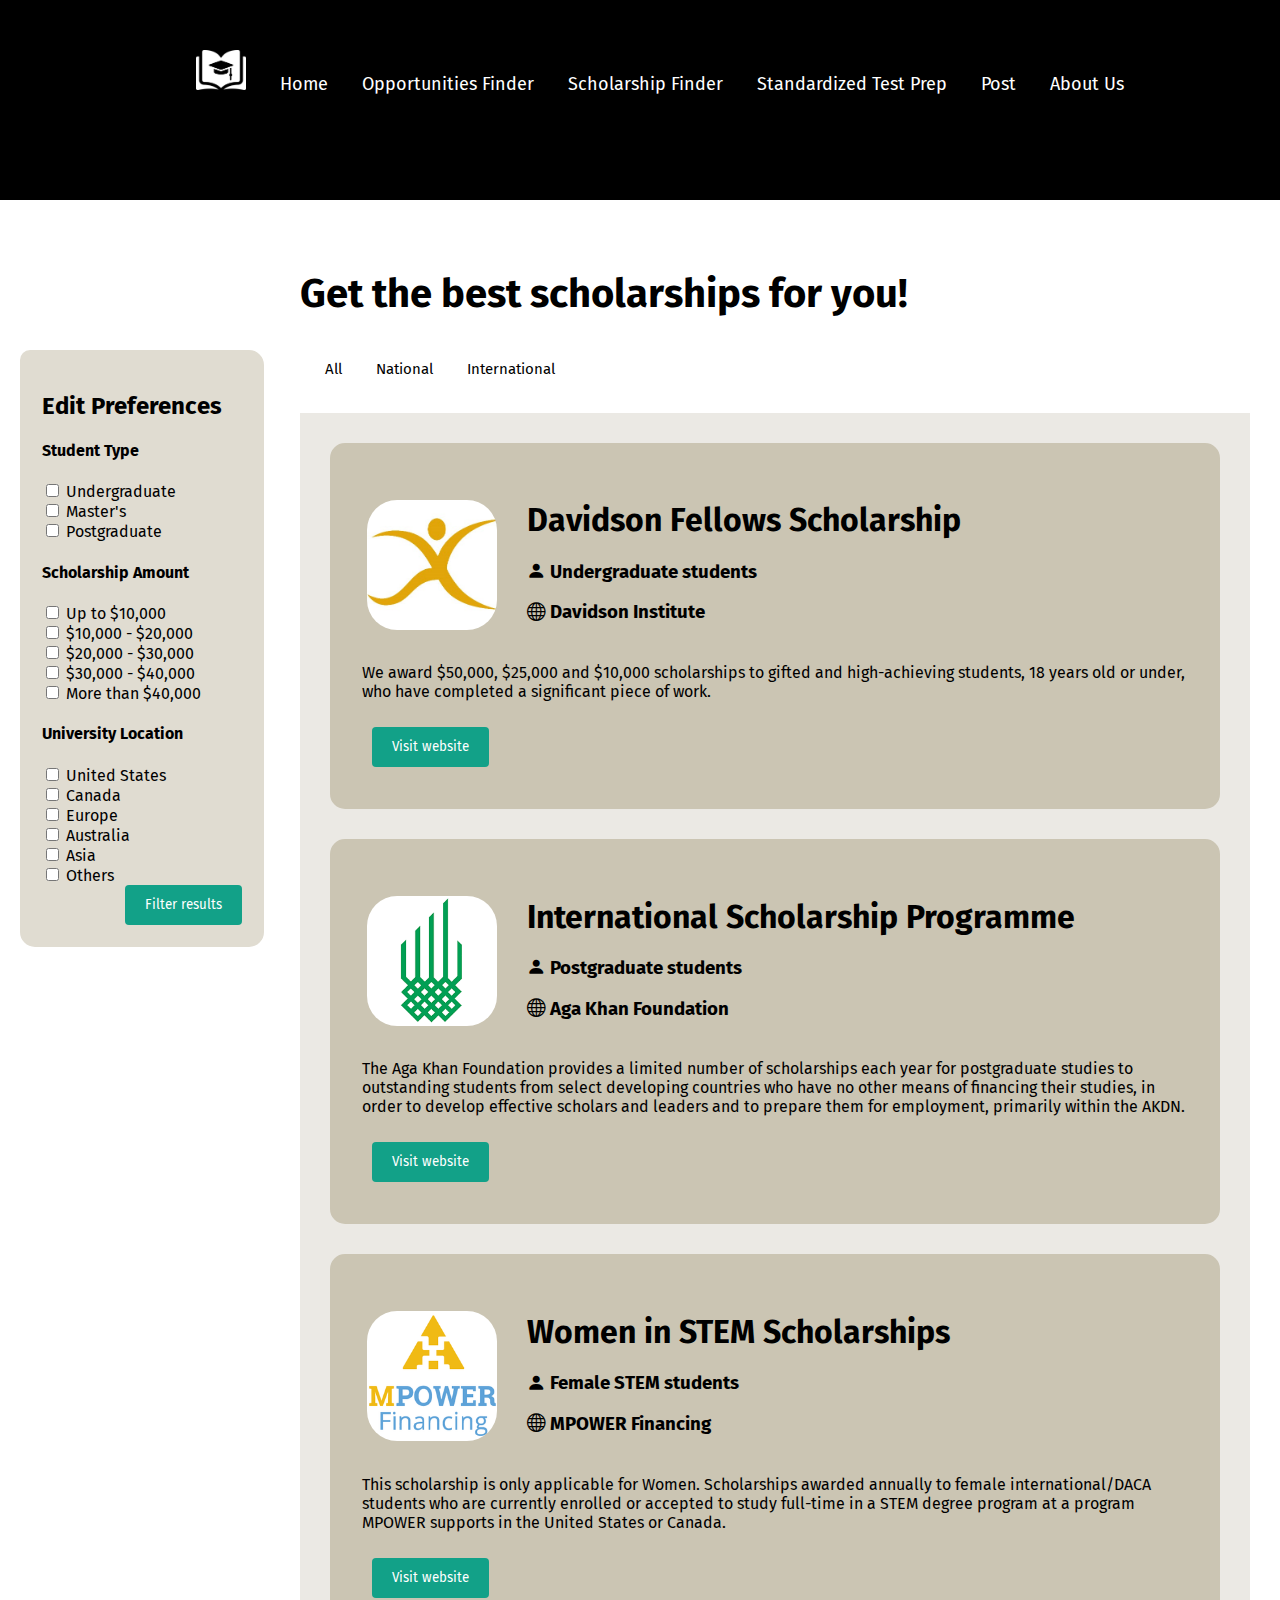
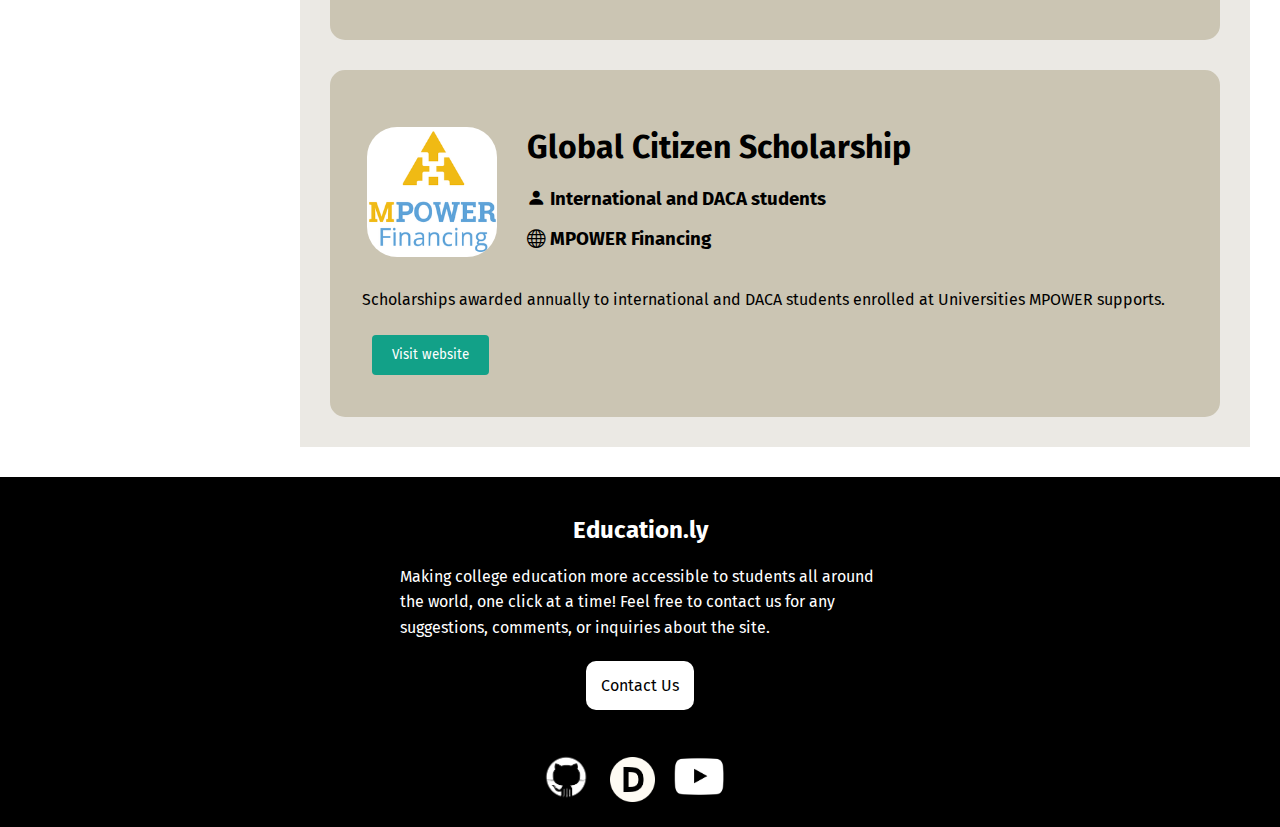
<file: scholarships.html>
<!DOCTYPE html>
<html>

<head>
	<meta charset="utf-8">
	<meta name="viewport" content="width=device-width">
	<title>opportunities finder</title>
	<link href="style.css" rel="stylesheet" type="text/css" />
	<!-- Bootstrap CSS -->
	<link rel="stylesheet" href="https://cdn.jsdelivr.net/npm/bootstrap-icons@1.3.0/font/bootstrap-icons.css">
	<!-- Google Fonts CSS -->
	<link rel="stylesheet" href="https://fonts.googleapis.com/css?family=Fira+Sans">
</head>

<body class="opportunitiesBody">
	<script src="script.js">

	</script>

	<!-- Navigation Bar -->
	<div class="header">
			<br>
      <!-- Navigation Bar -->
			<ul id="co">
        <li>
        <!-- Website's Logo -->
			  <a href = "index.html"><img src = "Images/logo white.png" alt = "" class = "website-logo" style="height: 40px; width: 50px; "></a>
        </li>
				<li id="link1">
          <a href="index.html" class = "home-link" id = "link"> Home </a>
				</li>
				<li id="link2">
          <a href="opportunities.html" class = "opportunity-link" id = "link"> Opportunities Finder </a>
				</li>
				<li id="link3">
          <a href="scholarships.html" class = "scholarship-link" id = "link"> Scholarship Finder </a>
				</li>
				<li id="link4">
					<a href="testprep.html" class = "standardized-tests-link" id = "link"> Standardized Test Prep </a>
				</li>
        <li id = "link5">
          <a href="postpage.html" class = "post-link" id = "link"> Post </a>
        </li>
        <li id = "link6">
          <a href="aboutus.html" class = "about" id = "link"> About Us </a>
        </li>
			</ul>
	</div>

<!-- Filter Tab -->
    <div class="filtertab">
      <form action="/action_page.php">
      <h2>Edit Preferences</h2>
      <h4>Student Type</h4>
        <input type="checkbox" id="undergrad" name="undergrad" value="undergrad">
        <label for="undergrad">Undergraduate</label>
        <br>
        <input type="checkbox" id="masters" name="masters" value="masters">
        <label for="masters">Master's</label>
        <br>
        <input type="checkbox" id="phd" name="phd" value="phd">
        <label for="phd">Postgraduate</label>
        <br>

      <h4>Scholarship Amount</h4>
        <input type="checkbox" id="ten" name="ten" value="ten">
        <label for="ten">Up to $10,000</label>
        <br>
        <input type="checkbox" id="twenty" name="twenty" value="twenty">
        <label for="twenty">$10,000 - $20,000</label>
        <br>
        <input type="checkbox" id="thirty" name="thirty" value="thirty">
        <label for="thirty">$20,000 - $30,000</label>
        <br>
        <input type="checkbox" id="forty" name="forty" value="forty">
        <label for="forty">$30,000 - $40,000</label>
        <br>
        <input type="checkbox" id="maxamt" name="maxamt" value="maxamt">
        <label for="maxamt">More than $40,000</label>
        <br>

      <h4>University Location</h4>
        <input type="checkbox" id="usa" name="usa" value="usa">
        <label for="usa">United States</label>
        <br>
        <input type="checkbox" id="canada" name="canada" value="canada">
        <label for="canada">Canada</label>
        <br>
        <input type="checkbox" id="europe" name="europe" value="europe">
        <label for="europe">Europe</label>
        <br>
        <input type="checkbox" id="aus" name="aus" value="aus">
        <label for="aus">Australia</label>
        <br>
        <input type="checkbox" id="asia" name="asia" value="asia">
        <label for="asia">Asia</label>
        <br>
        <input type="checkbox" id="others" name="others" value="others">
        <label for="others">Others</label>
        <br>

      <input type="submit" value="Filter results" style="float: right;">

      </form>
    </div>
    
<div class = "body-part">
      <!-- Extracurricular Searcher -->
      <h1 class="mainhead">Get the best scholarships for you!</h1>
      <div class="selectType">
        <ul>
          <li> All </li>
          <li> National </li>
          <li> International </li>
        </ul>
      </div>
      
  <div class = "eclist">

    <!-- Scholarship -->
    <div class = "filter" id="ss1">
        <div class="ecContainer">
          <div>
            <img src = "Images/Logos/davidson.jpg" alt = "logo" class = "ecpic"/>
          </div>
          <div>
            <h1 class = "ecname">Davidson Fellows Scholarship </h1>
              <h3><i class="bi bi-person-fill"></i> Undergraduate students </h3>
              <h3><i class="bi bi-globe"></i> Davidson Institute </h3>
          </div>
          </div>
            <p>We award $50,000, $25,000 and $10,000 scholarships to gifted and high-achieving students, 18 years old or under, who have completed a significant piece of work. </p>
        <a href="https://www.davidsongifted.org/gifted-programs/fellows-scholarship/">
        <input type="submit" value="Visit website" class="ecSubmit">
        </a>
    </div>

    <!-- Scholarship -->
    <div class = "filter" id="ss2">
        <div class="ecContainer">
          <div>
            <img src = "Images/Logos/agakhan.png" alt = "logo" class = "ecpic"/>
          </div>
          <div>
            <h1 class = "ecname">International Scholarship Programme </h1>
              <h3><i class="bi bi-person-fill"></i> Postgraduate students </h3>
              <h3><i class="bi bi-globe"></i> Aga Khan Foundation </h3>
          </div>
          </div>
            <p>The Aga Khan Foundation provides a limited number of scholarships each year for postgraduate studies to outstanding students from select developing countries who have no other means of financing their studies, in order to develop effective scholars and leaders and to prepare them for employment, primarily within the AKDN. </p>
        <a href="https://www.akdn.org/our-agencies/aga-khan-foundation/international-scholarship-programme">
        <input type="submit" value="Visit website" class="ecSubmit">
        </a>
    </div>

    <!-- Scholarship -->
    <div class = "filter" id="ss3">
        <div class="ecContainer">
          <div>
            <img src = "Images/Logos/MPower.png" alt = "logo" class = "ecpic"/>
          </div>
          <div>
            <h1 class = "ecname">Women in STEM Scholarships </h1>
              <h3><i class="bi bi-person-fill"></i> Female STEM students </h3>
              <h3><i class="bi bi-globe"></i> MPOWER Financing </h3>
          </div>
          </div>
            <p>This scholarship is only applicable for Women.
            Scholarships awarded annually to female international/DACA students who are currently enrolled or accepted to study full-time in a STEM degree program at a program MPOWER supports in the United States or Canada. </p>
        <a href="https://www.mpowerfinancing.com/scholarships/women-in-stem/">
        <input type="submit" value="Visit website" class="ecSubmit">
        </a>
    </div>

    <!-- Scholarship -->
    <div class = "filter" id="ss4">
        <div class="ecContainer">
          <div>
            <img src = "Images/Logos/MPower.png" alt = "logo" class = "ecpic"/>
          </div>
          <div>
            <h1 class = "ecname">Global Citizen Scholarship </h1>
              <h3><i class="bi bi-person-fill"></i> International and DACA students </h3>
              <h3><i class="bi bi-globe"></i> MPOWER Financing </h3>
          </div>
          </div>
            <p>Scholarships awarded annually to international and DACA students enrolled at Universities MPOWER supports. </p>
        <a href="https://www.mpowerfinancing.com/scholarships/global-citizen/">
        <input type="submit" value="Visit website" class="ecSubmit">
        </a>
    </div>




      </div>
    </div>

     <div class = "footer">
    </br>
    <h2 class = "website-title">Education.ly</h2>
    <p class = "pTag2">
      Making college education more accessible to students all around the world, one click at a time! Feel free to contact us for any suggestions, comments, or inquiries about the site.
    </p>
    </br>
    <center>
      <a href="contact_us.html" class = "contact-btn">Contact Us</a>
    </center>
    </br>
    </br>
    </br>
    <center>
      <div class = "icons"> 
        <a href="https://github.com/CodingLakshmi/citrohacks-website">
          <img src="Images/github_icon_img.jpg" alt="gitHub icon image" class = "gitHub">
        </a>
        <a href="https://devpost.com/software/education-ly">
          <img src="Images/Devpost_icon_img.png" alt="devpost icon image" class = "devpost">
        </a>
        <a href="https://youtu.be/s0dfgaoG7wk">
          <img src="Images/youtube_icon_img.png" alt="youtube icon image" class = "youtube">
        </a>
      </div>
    </center>
  </div>
  

  </body>
</html>
</file>
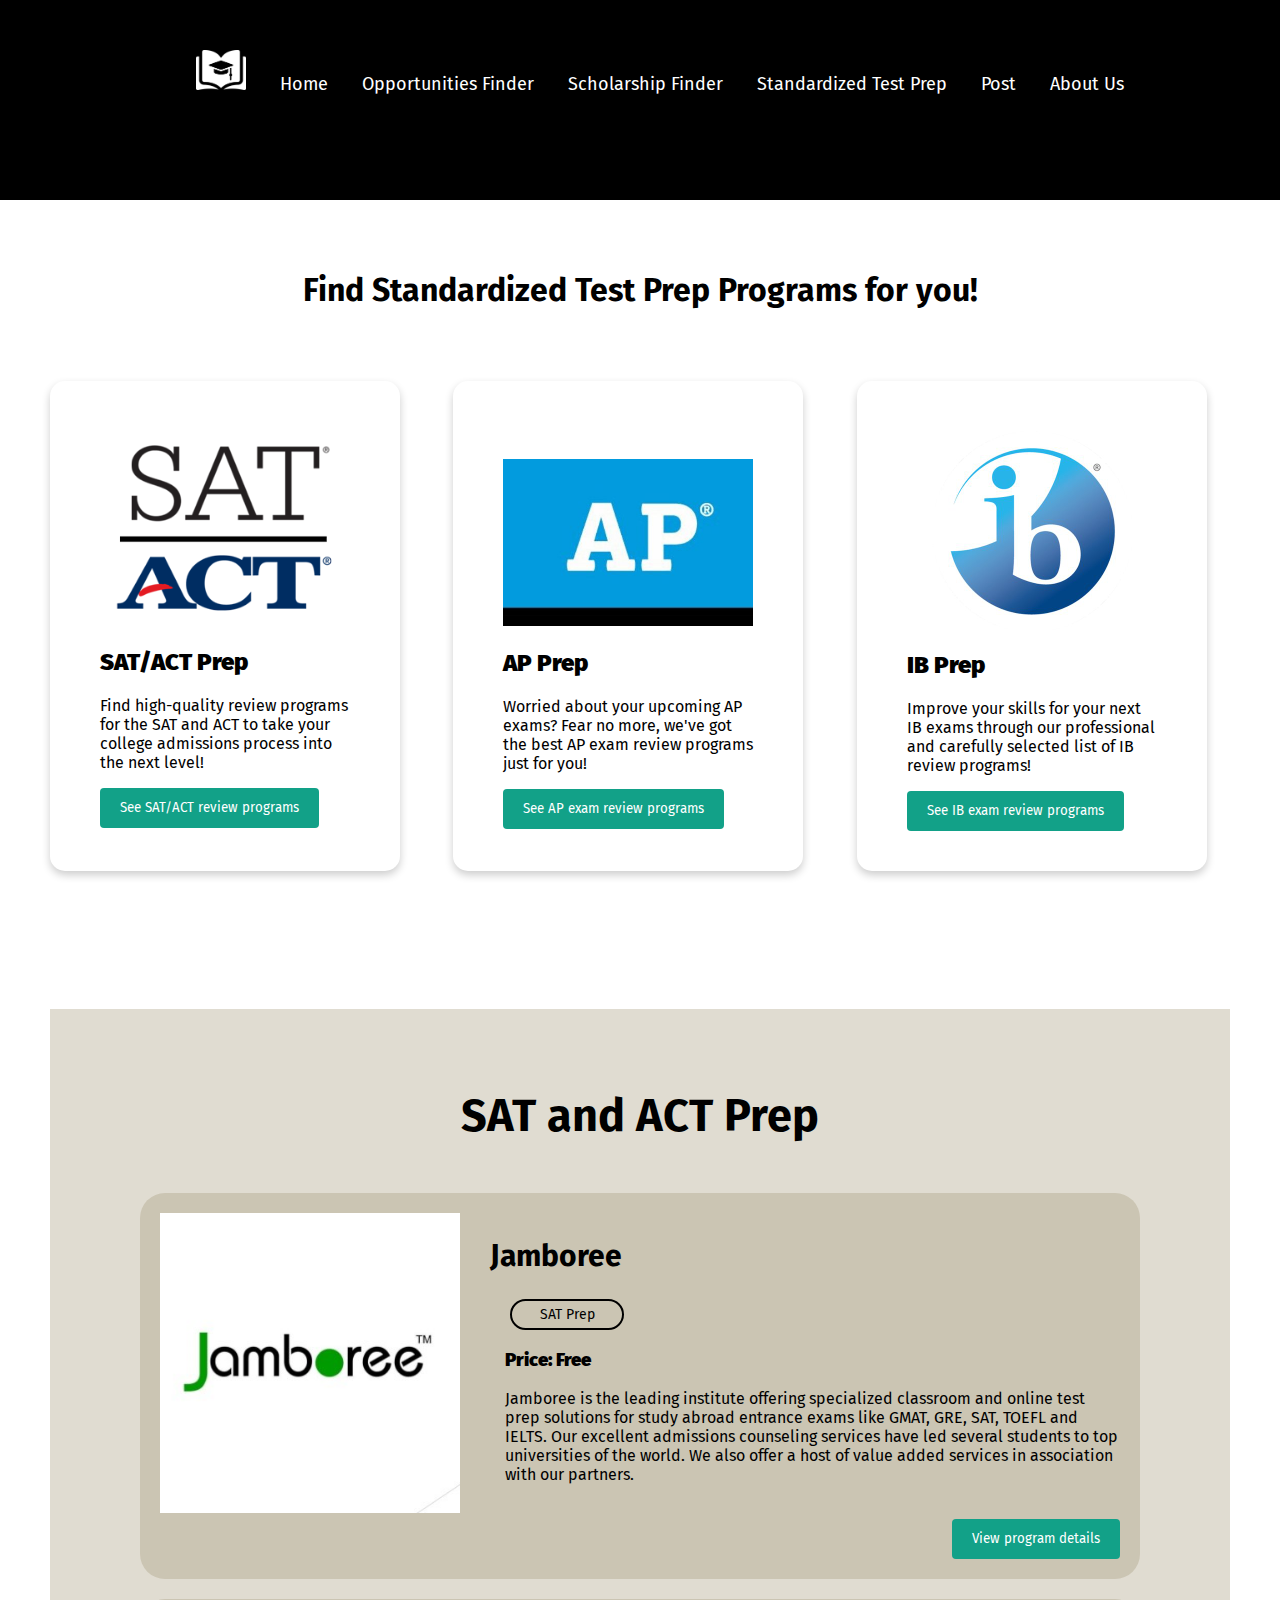
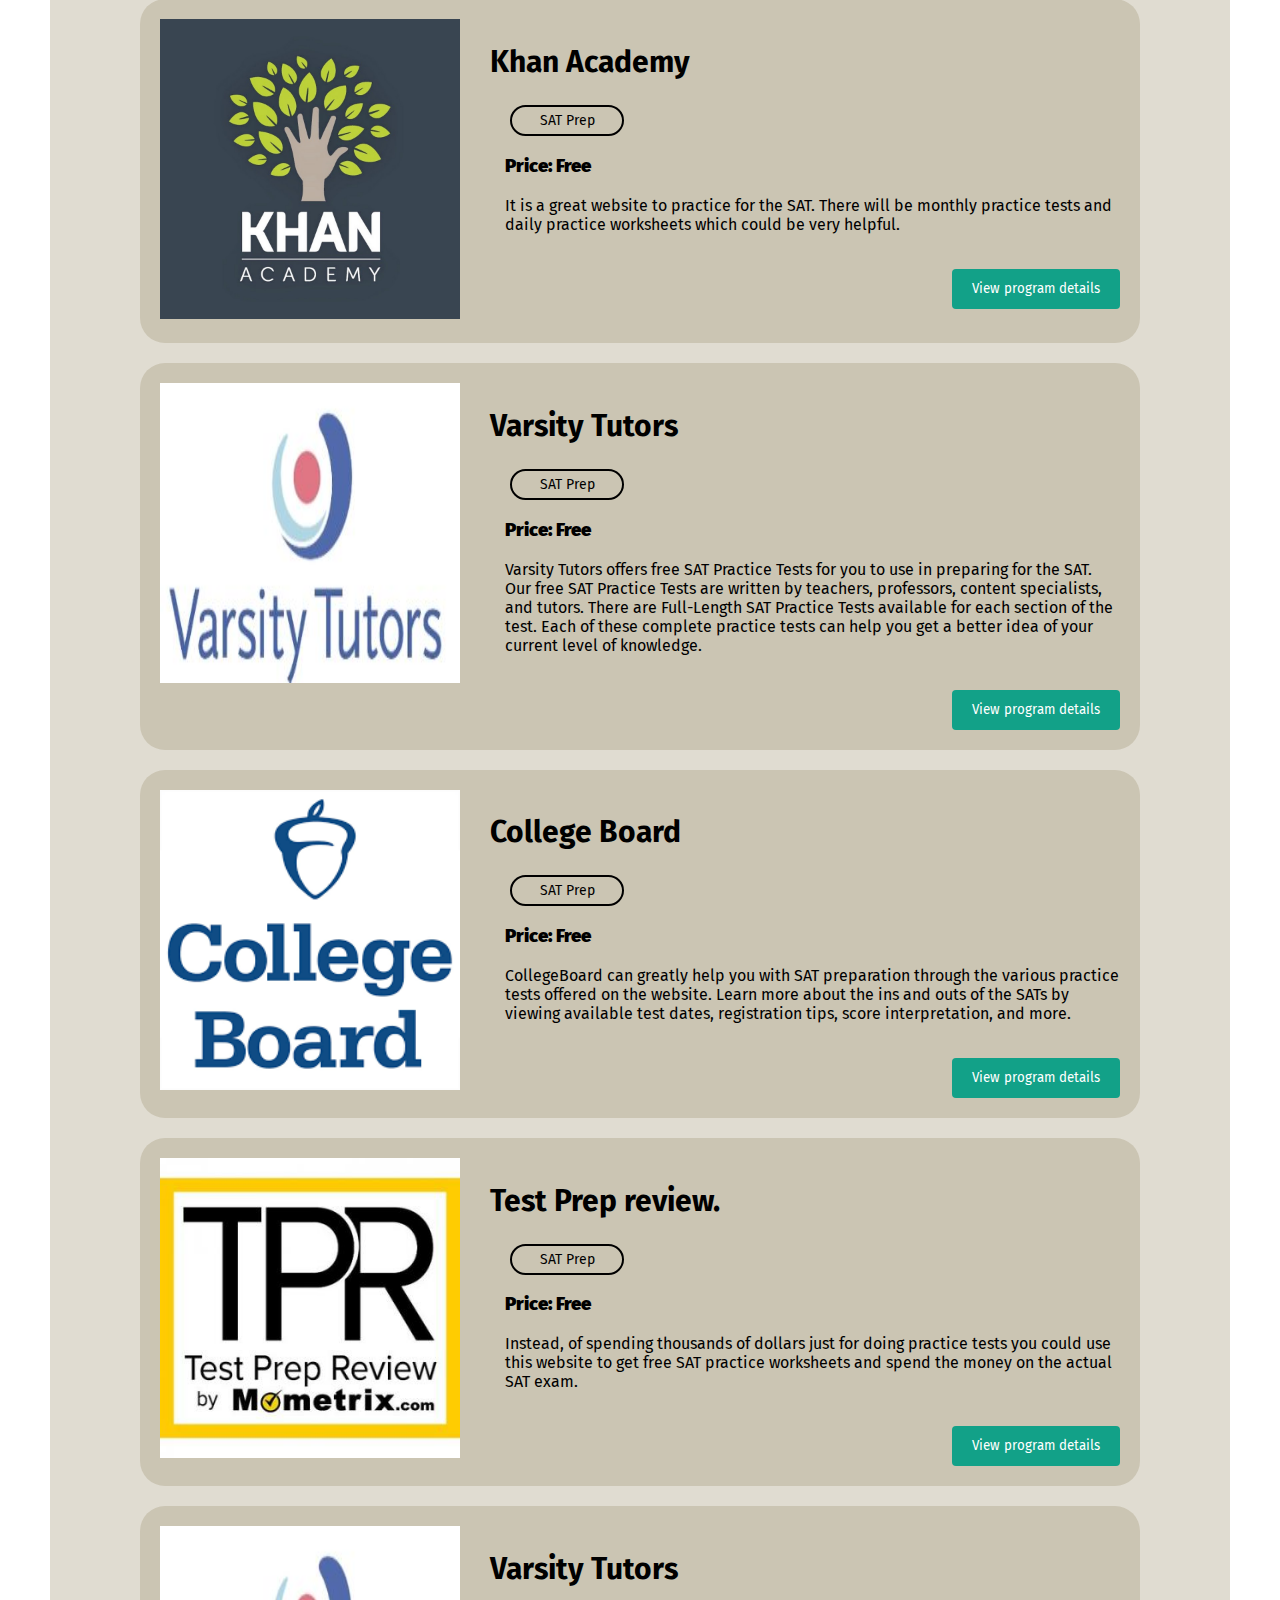
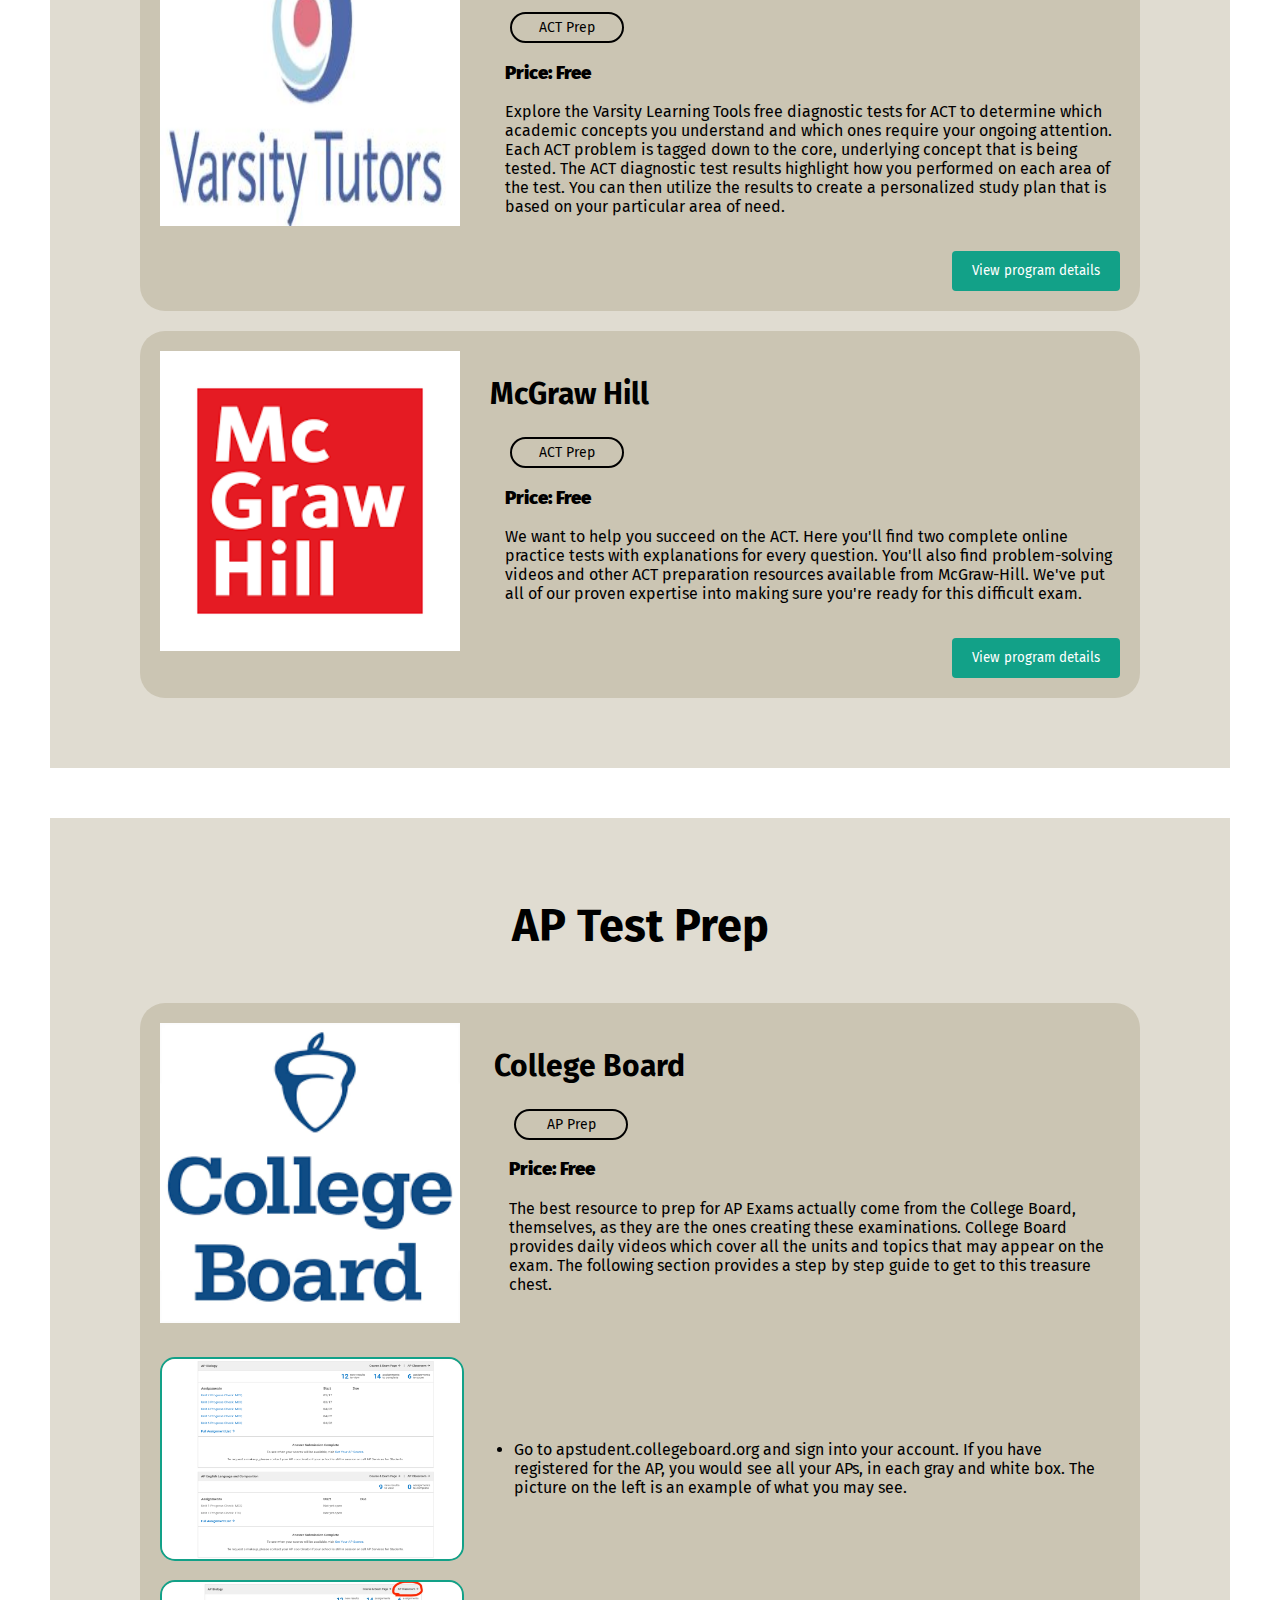
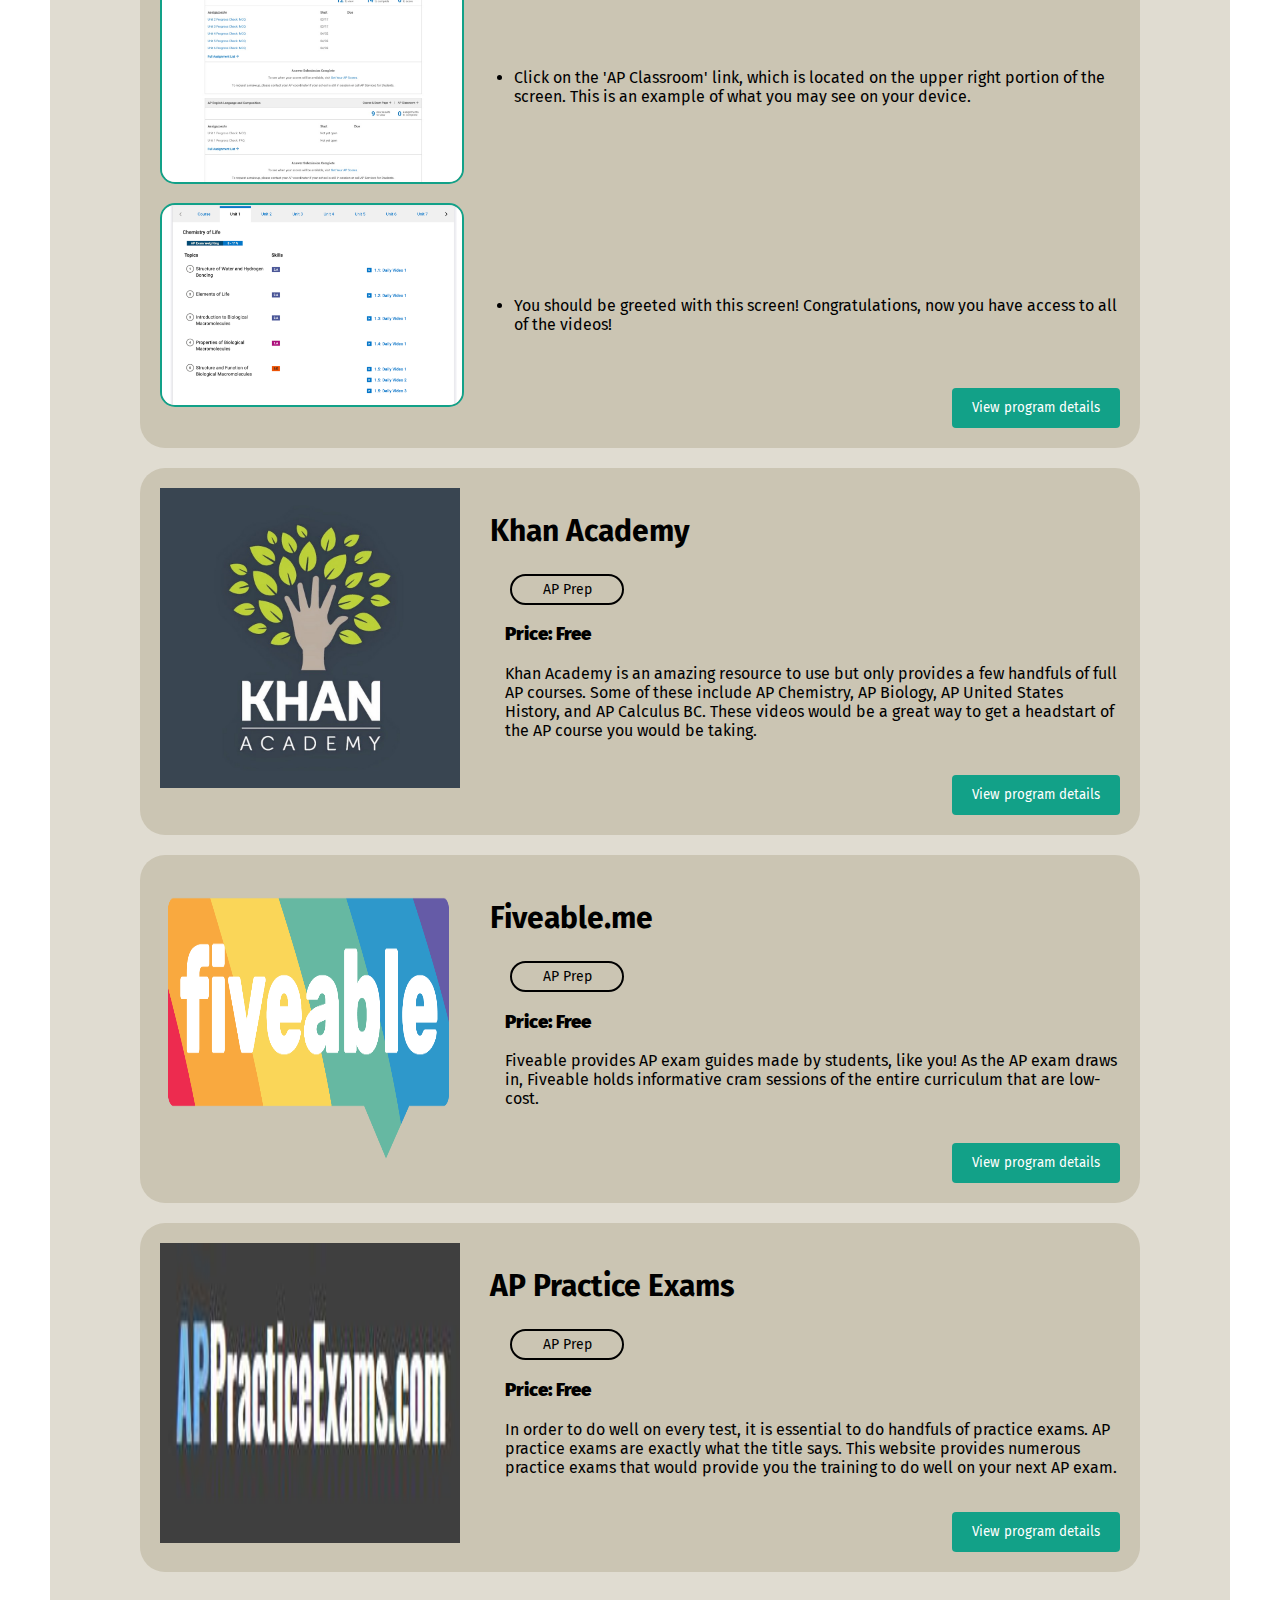
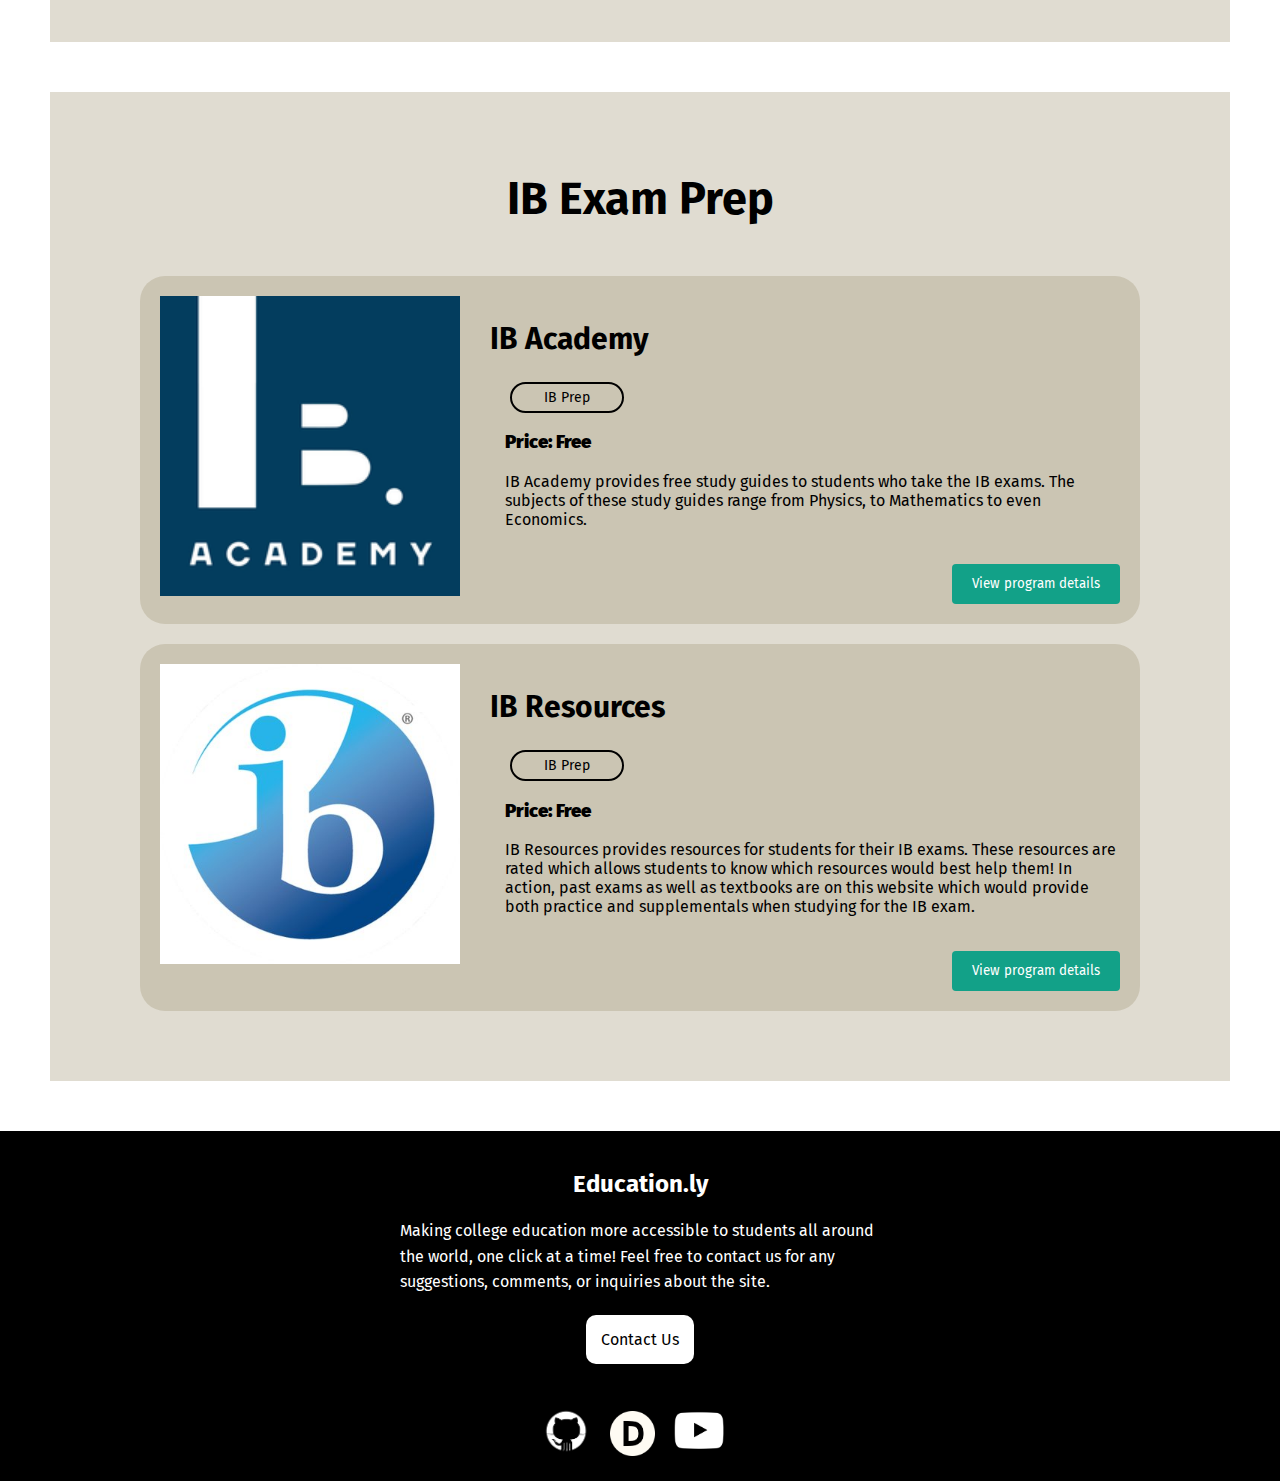
<file: testprep.html>
<!DOCTYPE html>
<html>

<head>
	<meta charset="utf-8">
	<meta name="viewport" content="width=device-width">
	<title></title>
	<link href="style.css" rel="stylesheet" type="text/css" />
	<!-- Google Fonts CSS -->
	<link rel="stylesheet" href="https://fonts.googleapis.com/css?family=Fira+Sans">
	<!-- Google Fonts CSS -->
	<link rel="stylesheet" href="https://fonts.googleapis.com/css?family=Fira+Sans">

</head>

<body class="testprepBody">
  <script src="script.js">
  </script>

  <!-- Navigation Bar -->
  <div class="header">
      <br>
      <!-- Navigation Bar -->
      <ul id="co">
        <li>
        <!-- Website's Logo -->
        <a href = "index.html"><img src = "Images/logo white.png" alt = "" class = "website-logo" style="height: 40px; width: 50px; "></a>
        </li>
        <li id="link1">
          <a href="index.html" class = "home-link" id = "link"> Home </a>
        </li>
        <li id="link2">
          <a href="opportunities.html" class = "opportunity-link" id = "link"> Opportunities Finder </a>
        </li>
        <li id="link3">
          <a href="scholarships.html" class = "scholarship-link" id = "link"> Scholarship Finder </a>
        </li>
        <li id="link4">
          <a href="testprep.html" class = "standardized-tests-link" id = "link"> Standardized Test Prep </a>
        </li>
        <li id = "link5">
          <a href="postpage.html" class = "post-link" id = "link"> Post </a>
        </li>
        <li id = "link6">
          <a href="aboutus.html" class = "about" id = "link"> About Us </a>
        </li>
      </ul>
  </div>

  <h1 style="text-align:center; padding-top:50px;">Find Standardized Test Prep Programs for you!</h1>
  <div class="cardGroup">
    <div class="card">
      <img src="Images/SAT-ACT_logos.png" alt="Avatar" style="width:100%; length: 100px;">
        <h2><b>SAT/ACT Prep</b></h2> 
        <p>Find high-quality review programs for the SAT and ACT to take your college admissions process into the next level!</p> 
        <a href= #satInfo>
          <input type="submit" value="See SAT/ACT review programs">
        </a>
    </div>
    <div class="card">
      <img src="Images/AP_Logo.jpg" alt="Avatar" style="width:100%; length: 100px; padding-top:28px;">
        <h2><b>AP Prep</b></h2> 
        <p>Worried about your upcoming AP exams? Fear no more, we've got the best AP exam review programs just for you!</p> 
        <a href=#apInfo>
          <input type="submit" value="See AP exam review programs">
        </a>
    </div>
    <div class="card">
      <img src="Images/IB_program_logo.jpg" alt="Avatar" style="width:200px; length: 200px; display: block; margin-left: auto; margin-right: auto;">
        <h2><b>IB Prep</b></h2> 
        <p>Improve your skills for your next IB exams through our professional and carefully selected list of IB review programs!</p> 
        <a href=#ibInfo>
          <input type="submit" value="See IB exam review programs">
        </a>
    </div>
</div>
  </br>
  </br>
  <!-- SAT and ACT tests Prep -->
  <div class="testprepInfo" id="satInfo">
    <h1> SAT and ACT Prep </h1>
    <!-- The start of SAT PREP -->
    <div class = "program" id="actProgram1">
      <div class="programParts"> 
        <img src="Images/Logos/jamboree.jpg" alt="program" class="programPic"> 
      </div>
      <div class="programParts">
        <h2>Jamboree</h2>
        <div class="labels">
          <ul>
            <li class="testType"> SAT Prep </li>
          </ul>
        </div>
        <h3><b> Price: Free </b></h3> 
        <p> 
          Jamboree is the leading institute offering specialized classroom and online test prep solutions for study abroad entrance exams like GMAT, GRE, SAT, TOEFL and IELTS. Our excellent admissions counseling services have led several students to top universities of the world. We also offer a host of value added services in association with our partners.
        </p>
        </br>
        <a href= "https://www.jamboreeindia.com/sat">
        <input type="submit" value="View program details" style="float: right;">
        </a>
      </div>
    </div>

    <div class = "program" id="actProgram1">
      <div class="programParts"> 
        <img src="Images/Khan_Academy_Logo.jpg" alt="program" class="programPic"> 
      </div>
      <div class="programParts">
        <h2>Khan Academy</h2>
        <div class="labels">
          <ul>
            <li class="testType"> SAT Prep </li>
          </ul>
        </div>
        <h3><b> Price: Free </b></h3> 
        <p> 
          It is a great website to practice for the SAT. There will be monthly practice tests and daily practice worksheets which could be very helpful.  
        </p>
        </br>
        <a href= "https://www.khanacademy.org/sat">
        <input type="submit" value="View program details" style="float: right;">
        </a>
      </div>
    </div>

    <div class = "program" id="actProgram1">
      <div class="programParts"> 
        <img src="Images/VarsityTutors_logo.JPG" alt="program" class="programPic"> 
      </div>
      <div class="programParts">
        <h2>Varsity Tutors</h2>
        <div class="labels">
          <ul>
            <li class="testType"> SAT Prep </li>
          </ul>
        </div>
        <h3><b> Price: Free </b></h3>
        <p> 
          Varsity Tutors offers free SAT Practice Tests for you to use in preparing for the SAT. Our free SAT Practice Tests are written by teachers, professors, content specialists, and tutors. There are Full-Length SAT Practice Tests available for each section of the test. Each of these complete practice tests can help you get a better idea of your current level of knowledge. 
        </p>
        </br>
        <a href= "https://www.varsitytutors.com/sat-practice-tests">
        <input type="submit" value="View program details" style="float: right;">
        </a>
      </div>
    </div>

    <div class = "program" id="actProgram1">
      <div class="programParts"> 
        <img src="Images/CollegeBoard_logo.png" alt="program" class="programPic"> 
      </div>
      <div class="programParts">
        <h2>College Board</h2>
        <div class="labels">
          <ul>
            <li class="testType"> SAT Prep </li>
          </ul>
        </div>
        <h3><b> Price: Free </b></h3>
        <p> 
          CollegeBoard can greatly help you with SAT preparation through the various practice tests offered on the website. Learn more about the ins and outs of the SATs by viewing available test dates, registration tips, score interpretation, and more.
        </p>
        </br>
        <a href= "https://collegereadiness.collegeboard.org/sat/practice">
        <input type="submit" value="View program details" style="float: right;">
        </a>
      </div>
    </div>

    <div class = "program" id="actProgram1">
      <div class="programParts"> 
        <img src="Images/Logos/TPR.jpg" alt="program" class="programPic"> 
      </div>
      <div class="programParts">
        <h2>Test Prep review.</h2>
        <div class="labels">
          <ul>
            <li class="testType"> SAT Prep </li>
          </ul>
        </div>
        <h3><b> Price: Free </b></h3>
        <p> 
          Instead, of spending thousands of dollars just for doing practice tests you could use this website to get free SAT practice worksheets and spend the money on the actual SAT exam. 
        </p>
        </br>
        <a href= "https://www.testprepreview.com/sat_practice.htm">
        <input type="submit" value="View program details" style="float: right;">
        </a>
      </div>
    </div>
    <!-- The end of SAT PREP -->

    <!-- The start of ACT PREP -->
    <div class = "program" id="actProgram1">
      <div class="programParts"> 
        <img src="Images/VarsityTutors_logo.JPG" alt="program" class="programPic"> 
      </div>
      <div class="programParts">
        <h2>Varsity Tutors</h2>
        <div class="labels">
          <ul>
            <li class="testType"> ACT Prep </li>
          </ul>
      </div>
        <h3><b> Price: Free </b></h3>
        <p> 
          Explore the Varsity Learning Tools free diagnostic tests for ACT to determine which academic concepts you understand and which ones require your ongoing attention. Each ACT problem is tagged down to the core, underlying concept that is being tested. The ACT diagnostic test results highlight how you performed on each area of the test. You can then utilize the results to create a personalized study plan that is based on your particular area of need.
        </p>
        </br>
        <a href= "https://www.varsitytutors.com/act-practice-tests">
        <input type="submit" value="View program details" style="float: right;">
        </a>
      </div>
    </div>

    <div class = "program" id="actProgram1">
      <div class="programParts"> 
        <img src="Images/McGraw_Hill_logo.png" alt="program" class="programPic"> 
      </div>
      <div class="programParts">
        <h2>McGraw Hill</h2>
        <div class="labels">
          <ul>
            <li class="testType"> ACT Prep </li>
          </ul>
      </div>
        <h3><b> Price: Free </b></h3>
        <p> 
          We want to help you succeed on the ACT. Here you'll find two complete online practice tests with explanations for every question. You'll also find problem-solving videos and other ACT preparation resources available from McGraw-Hill. We've put all of our proven expertise into making sure you're ready for this difficult exam.
        </p>
        </br>
        <a href= "https://www.mhpracticeplus.com/act.php">
        <input type="submit" value="View program details" style="float: right;">
        </a>
      </div>
    </div>
    <!-- End of ACT PREP -->
  </div>

  <!-- AP Test Prep -->
  <div class="testprepInfo" id="apInfo">
    <h1> AP Test Prep </h1>
    <div class = "program" id="apProgram1">
      <div class="programParts"> 
          <img src="Images/CollegeBoard_logo.png" alt="program" class="programPic" style="padding-bottom: 30px;"> 
          </br>
          <img src="Images/steps/step1.png" alt="program" style="width:300px; height:200px; margin-bottom: 15px; border-radius:15px; border: 2px solid #12a188"> 
          </br>
          <img src="Images/steps/step2.jpg" alt="program" style="width:300px; height:200px; margin-bottom: 15px; border-radius:15px; border: 2px solid #12a188">
          </br>
          <img src="Images/steps/step3.png" alt="program" style="width:300px; height:200px; border-radius:15px; border: 2px solid #12a188">

      </div>
      <div class="programParts">
        <h2>College Board</h2>
      <div class="labels">
          <ul>
            <li class="testType"> AP Prep </li>
          </ul>
      </div>
        <h3><b> Price: Free </b></h3> 
        <p>
          The best resource to prep for AP Exams actually come from the College Board, themselves, as they are the ones creating these examinations. College Board provides daily videos which cover all the units and topics that may appear on the exam. 

          The following section provides a step by step guide to get to this treasure chest.
        </p>
        </br></br></br></br></br></br>

        <ul>
          <li>Go to apstudent.collegeboard.org and sign into your account. If you have registered for the AP, you would see all your APs, in each gray and white box. The picture on the left is an example of what you may see. </li>
          </br></br></br></br></br></br></br></br></br>
          <li>Click on the 'AP Classroom' link, which is located on the upper right portion of the screen. This is an example of what you may see on your device. </li>
          </br></br></br></br></br></br></br></br></br></br>
          <li>You should be greeted with this screen! Congratulations, now you have access to all of the videos! </li>
        </ul>
        <!---
        <p>
          This provides a step by step guide to get to this treasure chest. 
          <ul>
            <li>
              Go to apstudent.collegeboard.org and sign into your account. 
              </br>
              <img src="" alt=""> <!--- Put the first image 
            </li>
            <li>
              If you have registered for the AP, you would see all your APs, in each gray and white box. This is an example of what you may see.
            </li>
            <li>
              Click on AP Classroom, which is located on the far right. This is an example of what you may see.
              </br>
              <img src="" alt=""> <!--- Put the second image 
            </li>
            <li>
              You should be greeted with this screen! Congrats, now you have access to all the videos!
              </br>
              <img src="" alt=""> <!--- Put the third image 
            </li>
          </ul>
        </p>
        --->
        </br></br>
        <a href="https://www.collegeboard.org"/>
        <input type="submit" value="View program details" style="float: right;">
        </a>
      </div>

    </div>


    <div class = "program" id="apProgram1">
      <div class="programParts"> 
          <img src="Images/Khan_Academy_Logo.jpg" alt="program" class="programPic"> 
      </div>
      <div class="programParts">
        <h2>Khan Academy</h2>
        <div class="labels">
          <ul>
            <li class="testType"> AP Prep </li>
          </ul>
        </div>
        <h3><b> Price: Free </b></h3> 
        <p> 
          Khan Academy is an amazing resource to use but only provides a few handfuls of full AP courses. Some of these include AP Chemistry, AP Biology, AP United States History, and AP Calculus BC. These videos would be a great way to get a headstart of the AP course you would be taking. 
        </p>
        </br>
        <a href= "https://www.khanacademy.org/">
        <input type="submit" value="View program details" style="float: right;">
        </a>
      </div>
    </div>

    <div class = "program" id="apProgram1">
      <div class="programParts"> 
          <img src="Images/fiveabe_logo.png" alt="program" class="programPic"> 
      </div>
      <div class="programParts">
        <h2>Fiveable.me</h2>
        <div class="labels">
          <ul>
            <li class="testType"> AP Prep </li>
          </ul>
        </div>
        <h3><b> Price: Free </b></h3> 
        <p> 
          Fiveable provides AP exam guides made by students, like you! As the AP exam draws in, Fiveable holds informative cram sessions of the entire curriculum that are low-cost. 
        </p>
        </br>
        <a href= "https://fiveable.me/">
        <input type="submit" value="View program details" style="float: right;">
        </a>
      </div>
    </div>

    <div class = "program" id="apProgram1">
      <div class="programParts"> 
          <img src="Images/AP_Pracctice_logo.JPG" alt="program" class="programPic"> 
      </div>
      <div class="programParts">
        <h2>AP Practice Exams</h2>
        <div class="labels">
          <ul>
            <li class="testType"> AP Prep </li>
          </ul>
        </div>
        <h3><b> Price: Free </b></h3> 
        <p> 
          In order to do well on every test, it is essential to do handfuls of practice exams. AP practice exams are exactly what the title says. This website provides numerous practice exams that would provide you the training to do well on your next AP exam.  
        </p>
        </br>
        <a href= "https://www.appracticeexams.com/">
        <input type="submit" value="View program details" style="float: right;">
        </a>
      </div>
    </div>
    
  </div>

  <!-- IB Exam Prep -->
  <div class="testprepInfo" id="ibInfo">
    <h1> IB Exam Prep </h1>
    <div class = "program" id="apProgram1">
      <div class="programParts"> 
          <img src="Images/ibacademy.png" alt="program" class="programPic"> 
      </div>
      <div class="programParts">
        <h2>IB Academy</h2>
        <div class="labels">
          <ul>
            <li class="testType"> IB Prep </li>
          </ul>
        </div>
        <h3><b> Price: Free </b></h3> 
        <p> 
          IB Academy provides free study guides to students who take the IB exams. The subjects of these study guides range from Physics, to Mathematics to even Economics.  
        </p>
        </br>
        <a href= "https://www.ib.academy/free-resources">
        <input type="submit" value="View program details" style="float: right;">
        </a>
      </div>      
    </div>

    <div class = "program" id="apProgram1">
      <div class="programParts"> 
          <img src="Images/IB_program_logo.jpg" alt="program" class="programPic"> 
      </div>
      <div class="programParts">
        <h2>IB Resources</h2>
        <div class="labels">
          <ul>
            <li class="testType"> IB Prep </li>
          </ul>
        </div>
        <h3><b> Price: Free </b></h3> 
        <p> 
          IB Resources provides resources for students for their IB exams. These resources are rated which allows students to know which resources would best help them! In action, past exams as well as textbooks are on this website which would provide both practice and supplementals when studying for the IB exam.  
        </p>
        </br>
        <a href= "https://ibresources.org">
        <input type="submit" value="View program details" style="float: right;">
        </a>
      </div>      
    </div>


  </div>
  <div class = "footer">
    </br>
    <h2 class = "website-title">Education.ly</h2>
    <p class = "pTag2">
      Making college education more accessible to students all around the world, one click at a time! Feel free to contact us for any suggestions, comments, or inquiries about the site.
    </p>
    </br>
    <center>
      <a href="contact_us.html" class = "contact-btn">Contact Us</a>
    </center>
    </br>
    </br>
    </br>
    <center>
      <div class = "icons"> 
        <a href="https://github.com/CodingLakshmi/citrohacks-website">
          <img src="Images/github_icon_img.jpg" alt="gitHub icon image" class = "gitHub">
        </a>
        <a href="https://devpost.com/software/education-ly">
          <img src="Images/Devpost_icon_img.png" alt="devpost icon image" class = "devpost">
        </a>
        <a href="https://youtu.be/s0dfgaoG7wk">
          <img src="Images/youtube_icon_img.png" alt="youtube icon image" class = "youtube">
        </a>
      </div>
    </center>
  </div>

</body>
</html>
</file>
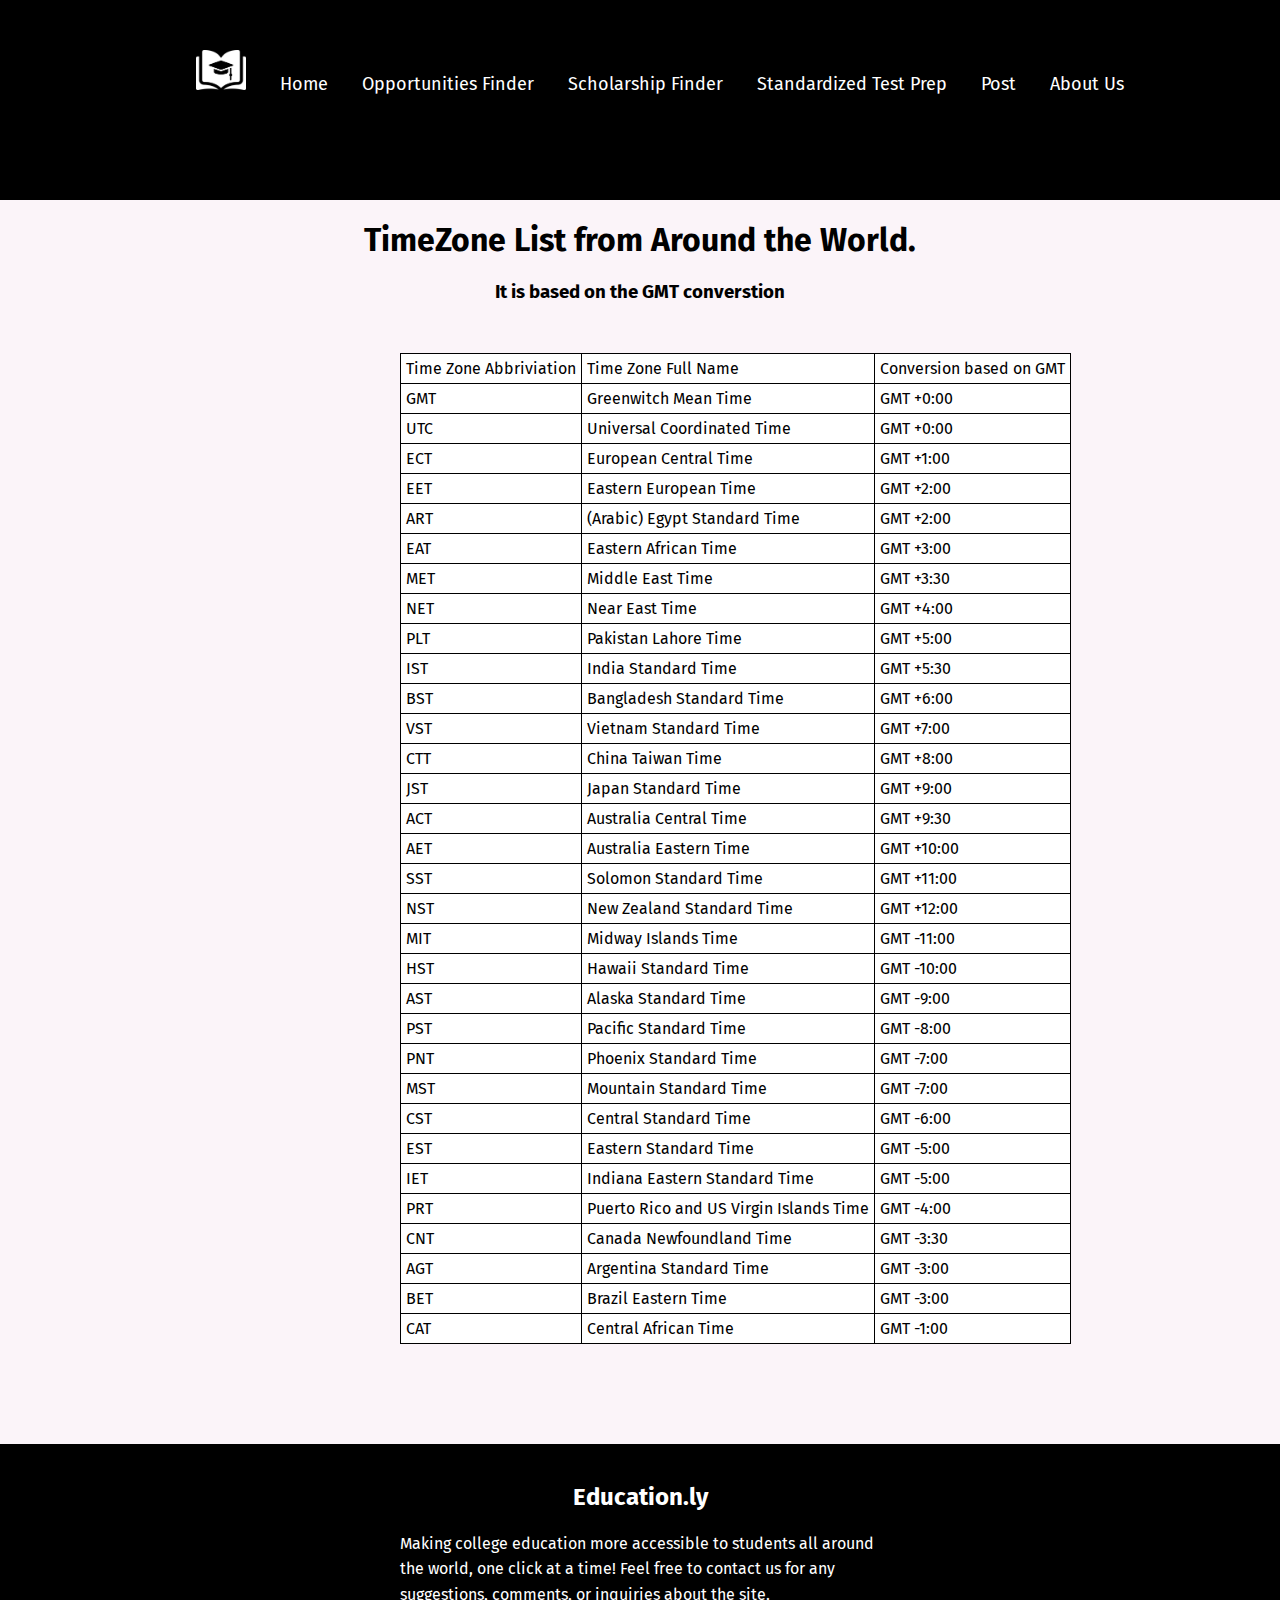
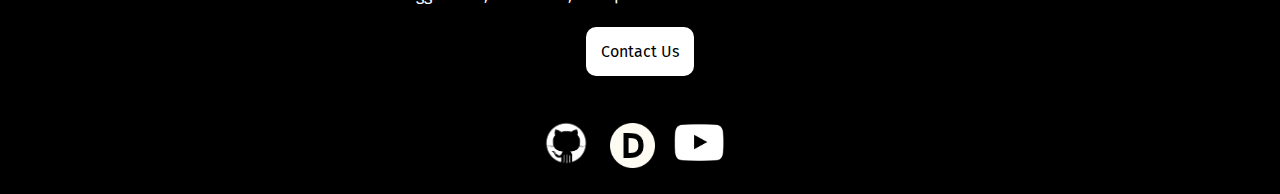
<file: timezoneList.html>
<!DOCTYPE html>
<html>

<head>
	<meta charset="utf-8">
	<meta name="viewport" content="width=device-width">
	<title>repl.it</title>
	<link href="style.css" rel="stylesheet" type="text/css">
	<!-- Bootstrap CSS -->
	<link rel="stylesheet" href="https://cdn.jsdelivr.net/npm/bootstrap-icons@1.3.0/font/bootstrap-icons.css">
	<!-- Google Fonts CSS -->
	<link rel="stylesheet" href="https://fonts.googleapis.com/css?family=Fira+Sans">

  <style>
    body {
      background-color: #FBF4F9;
    }
  </style>
</head>

<body>
	<script src="script.js">
	</script>

	<div class="header">
		<br>
      <!-- Navigation Bar -->
			<ul id="co">
        <li>
        <!-- Website's Logo -->
			  <a href = "index.html"><img src = "Images/logo white.png" alt = "" class = "website-logo" style="height: 40px; width: 50px; "></a>
        </li>
				<li id="link1">
          <a href="index.html" class = "home-link" id = "link"> Home </a>
				</li>
				<li id="link2">
          <a href="opportunities.html" class = "opportunity-link" id = "link"> Opportunities Finder </a>
				</li>
				<li id="link3">
          <a href="scholarships.html" class = "scholarship-link" id = "link"> Scholarship Finder </a>
				</li>
				<li id="link4">
					<a href="testprep.html" class = "standardized-tests-link" id = "link"> Standardized Test Prep </a>
				</li>
        <li id = "link5">
          <a href="postpage.html" class = "post-link" id = "link"> Post </a>
        </li>
        <li id = "link6">
          <a href="aboutus.html" class = "about" id = "link"> About Us </a>
        </li>
			</ul>
	</div>
  <div> 
    <h1 class = "title"> TimeZone List from Around the World. </h1> 
    <h3 class = "title"> It is based on the GMT converstion</h3>
    <table class = "table">
      <tr>
        <td>Time Zone Abbriviation</td>
        <td>Time Zone Full Name</td>
        <td>Conversion based on GMT</td>
      </tr>
      <tr>
        <td>GMT</td>
        <td>Greenwitch Mean Time</td>
        <td>GMT +0:00</td>
      </tr>
      <tr>
        <td>UTC</td>
        <td>Universal Coordinated Time</td>
        <td>GMT +0:00</td>
      </tr>
      <tr>
        <td>ECT</td>
        <td>European Central Time</td>
        <td>GMT +1:00</td>
      </tr>
      <tr>
        <td>EET</td>
        <td>Eastern European Time</td>
        <td>GMT +2:00</td>
      </tr>
      <tr>
        <td>ART</td>
        <td>(Arabic) Egypt Standard Time</td>
        <td>GMT +2:00</td>
      </tr>
      <tr>
        <td>EAT</td>
        <td>Eastern African Time</td>
        <td>GMT +3:00</td>
      </tr>
      <tr>
        <td>MET</td>
        <td>Middle East Time</td>
        <td>GMT +3:30</td>
      </tr>
      <tr>
        <td>NET</td>
        <td>Near East Time</td>
        <td>GMT +4:00</td>
      </tr>
      <tr>
        <td>PLT</td>
        <td>Pakistan Lahore Time</td>
        <td>GMT +5:00</td>
      </tr>
      <tr>
        <td>IST</td>
        <td>India Standard Time</td>
        <td>GMT +5:30</td>
      </tr>
      <tr>
        <td>BST</td>
        <td>Bangladesh Standard Time</td>
        <td>GMT +6:00</td>
      </tr>
      <tr>
        <td>VST</td>
        <td>Vietnam Standard Time</td>
        <td>GMT +7:00</td>
      </tr>
      <tr>
        <td>CTT</td>
        <td>China Taiwan Time</td>
        <td>GMT +8:00</td>
      </tr>
      <tr>
        <td>JST</td>
        <td>Japan Standard Time</td>
        <td>GMT +9:00</td>
      </tr>
      <tr>
        <td>ACT</td>
        <td>Australia Central Time</td>
        <td>GMT +9:30</td>
      </tr>
      <tr>
        <td>AET</td>
        <td>Australia Eastern Time</td>
        <td>GMT +10:00</td>
      </tr>
      <tr>
        <td>SST</td>
        <td>Solomon Standard Time</td>
        <td>GMT +11:00
        </td>
      </tr>
      <tr>
        <td>NST</td>
        <td>New Zealand Standard Time</td>
        <td>GMT +12:00</td>
      </tr>
      <tr>
        <td>MIT</td>
        <td>Midway Islands Time</td>
        <td>GMT -11:00</td>
      </tr>
      <tr>
        <td>HST</td>
        <td>Hawaii Standard Time</td>
        <td>GMT -10:00</td>
      </tr>
      <tr>
        <td>AST</td>
        <td>Alaska Standard Time</td>
        <td>GMT -9:00</td>
      </tr>
      <tr>
        <td>PST</td>
        <td>Pacific Standard Time</td>
        <td>GMT -8:00</td>
      </tr>
      <tr>
        <td>PNT</td>
        <td>Phoenix Standard Time</td>
        <td>GMT -7:00</td>
      </tr>
      <tr>
        <td>MST</td>
        <td>Mountain Standard Time</td>
        <td>GMT -7:00</td>
      </tr>
      <tr>
        <td>CST</td>
        <td>Central Standard Time</td>
        <td>GMT -6:00</td>
      </tr>
      <tr>
        <td>EST</td>
        <td>Eastern Standard Time</td>
        <td>GMT -5:00</td>
      </tr>
      <tr>
        <td>IET</td>
        <td>Indiana Eastern Standard Time</td>
        <td>GMT -5:00</td>
      </tr>
      <tr>
        <td>PRT</td>
        <td>Puerto Rico and US Virgin Islands Time</td>
        <td>GMT -4:00</td>
      </tr>
      <tr>
        <td>CNT</td>
        <td>Canada Newfoundland Time</td>
        <td>GMT -3:30</td>
      </tr>
      <tr>
        <td>AGT</td>
        <td>Argentina Standard Time</td>
        <td>GMT -3:00</td>
      </tr>
      <tr>
        <td>BET</td>
        <td>Brazil Eastern Time</td>
        <td>GMT -3:00</td>
      </tr>
      <tr>
        <td>CAT</td>
        <td>Central African Time</td>
        <td>GMT -1:00</td>
      </tr>
    </table>
  <div>




  <div class = "footer">
    </br>
    <h2 class = "website-title">Education.ly</h2>
    <p class = "pTag2">
      Making college education more accessible to students all around the world, one click at a time! Feel free to contact us for any suggestions, comments, or inquiries about the site.
    </p>
    </br>
    <center>
      <a href="contact_us.html" class = "contact-btn">Contact Us</a>
    </center>
    </br>
    </br>
    </br>
    <center>
      <div class = "icons"> 
        <a href="https://github.com/CodingLakshmi/citrohacks-website">
          <img src="Images/github_icon_img.jpg" alt="gitHub icon image" class = "gitHub">
        </a>
        <a href="https://devpost.com/software/education-ly">
          <img src="Images/Devpost_icon_img.png" alt="devpost icon image" class = "devpost">
        </a>
        <a href="https://youtu.be/s0dfgaoG7wk">
          <img src="Images/youtube_icon_img.png" alt="youtube icon image" class = "youtube">
        </a>
      </div>
    </center>
  </div>
  </body>
</html>
</file>
<file: style.css>
html {
  scroll-behavior: smooth;
}

body {
  margin: 0px;
  font-family: Fira Sans;
}

.h1 {
  text-align: center;
}

.h2 {
  text-align: center;
}

.h3 {
  text-align: center;
}

.general-dashboard {
  height: 600px;
  background-color: #CDF0EA;
}

.dashboardContainer {
  display: grid;
  grid-template-columns: 150px auto;
  grid-gap: 10px;
  padding: 20px 20px 20px 150px;
}

.profilepic {
  width: 100px;
  height: 100px;
  border-radius: 70px;
}

.aligner {
  display: flex;
  justify-content: center;
}

.userDetails {
  display: grid;
  grid-template-columns: 350px 350px 350px;
  grid-gap: 30px;
}

.profCard {
  box-shadow: 0 4px 8px 0 rgba(0,0,0,0.2);
  background: white;
  transition: 0.3s;
  width: 300px;
  height: 230px;
  padding: 20px;
  border-radius: 15px;
  text-align: center;
}

.profIcon { 
  font-size: 25px;
  color: #FF96AD;
}

.information {
  height: 750px;
  background-color: #F9F9F9;
}

.statCard {
  width: 250px;
  height: 200px;
  padding: 40px;
  text-align: center;
  line-height: 1.4;
}

.statGroup {
  display: grid;
  grid-template-columns: 300px 300px 300px;
  grid-gap: 30px;
  padding: 30px;
}

.material-icons-outlined {
  color: #12a188;
}

.about-Us {
  height: 600px;
  background-color: #F7DBF0;
}

.header {
  height: 200px;
  background-color: black;
  color: white;
  text-align: center;
}

.header li{
  display: inline-block;
  color: white;
  padding: 15px;
  font-size: 18px;
}

a {
	text-decoration: none;
  color: white;
}


.header li:hover {
	text-decoration: underline;
}

/* Home Page Header */
.header-home {
  height: 400px;
  background-color: black;
  color: white;
  text-align: center;
}

.header-home li{
  display: inline-block;
  color: white;
  padding: 15px;
  font-size: 18px;
}

a {
	text-decoration: none;
  color: white;
}


.header-home li:hover {
	text-decoration: underline;
}

/* Style inputs with type="text", select elements and textareas */
input[type=text], select, textarea {
  width: 100%; /* Full width */
  padding: 12px; /* Some padding */ 
  border: 1px solid #ccc; /* Gray border */
  border-radius: 4px; /* Rounded borders */
  box-sizing: border-box; /* Make sure that padding and width stays in place */
  margin-top: 6px; /* Add a top margin */
  margin-bottom: 16px; /* Bottom margin */
  resize: vertical /* Allow the user to vertically resize the textarea (not horizontally) */
}

input[type=email], select, textarea {
  width: 100%; /* Full width */
  padding: 12px; /* Some padding */ 
  border: 1px solid #ccc; /* Gray border */
  border-radius: 4px; /* Rounded borders */
  box-sizing: border-box; /* Make sure that padding and width stays in place */
  margin-top: 6px; /* Add a top margin */
  margin-bottom: 16px; /* Bottom margin */
  resize: vertical /* Allow the user to vertically resize the textarea (not horizontally) */
}

/* Style the submit button with a specific background color etc */
input[type=submit] {
  background-color: #12a188;
  color: white;
  padding: 12px 20px;
  border: none;
  border-radius: 4px;
  cursor: pointer;
  font-family: Fira Sans;
}

/* When moving the mouse over the submit button, add a darker green color */
input[type=submit]:hover {
  background-color: #45a049;
}

/* Add a background color and some padding around the form */
.container {
  border-radius: 5px;
  background-color: #f2f2f2;
  padding: 20px;
  height: 680px;
  width: 500px;
}

.footer {
  background-color: black;
  height: 350px;
  width: 100%;
  color: white;
}

.contact-btn {
  padding: 15px;
  color: black;
  background-color: white;
  height: 20px;
  width: 30px;
  border-radius: 10px;
}

.contact-btn:hover {
  padding: 15px;
  color: black;
  background-color: white;
  height: 20px;
  width: 30px;
  text-decoration: underline;
}

.login-btn {
  padding: 15px;
  color: black;
  background-color: white;
  height: 20px;
  width: 40px;
  border-radius: 10px;
  margin-right: 10px;
}

.login-btn:hover {
  padding: 15px;
  color: black;
  background-color: white;
  height: 20px;
  width: 30px;
  border-radius: 10px;
  text-decoration: underline;
  margin-right: 10px;
}

.sign-up-btn {
  padding: 15px;
  color: black;
  background-color: white;
  height: 20px;
  width: 30px;
  border-radius: 10px;
  margin-left: 10px;
}

.sign-up-btn:hover {
  padding: 15px;
  color: black;
  background-color: white;
  height: 20px;
  width: 30px;
  border-radius: 10px;
  text-decoration: underline;
  margin-left: 10px;
}

.pTag2 {
  margin-inline-start: 400px;
  margin-inline-end: 400px;
  line-height: 1.6em;
}

.website-title {
  text-align: center;
}

.gitHub {
  height: 50px;
  width: 50px;
  margin-right: 15px;
}

.youtube {
  height: 50px;
  width: 50px;
  margin-right: 15px;
}

.devpost {
  height: 45px;
  width: 45px;
  margin-right: 15px;
}

/*Styles for Opportunities Finder*/

/*Style for filtering section in Opportunities page*/

.selectType {
  margin-left: 270px;
}

.selectType li {
  display: inline-block;
  font-size: 15px;
  padding: 15px;
}

.selectType li:hover {
  background: #12a188;
  color: white;
  border-radius: 10px;
}

.filtertab {
  position: sticky;
  width: 200px;
  top: 0px;
  left: 20px;
  background: #e0dcd1;
  border: 2px solid #e0dcd1;
  border-radius: 10px 15px 15px 15px;
  z-index: 1;
  padding: 20px;
  float: left;
  margin-top: 150px;
}
 
.hidden {
  display: none;
}

/*Style for extracurricular list in Opportunities page*/
.mainhead{
  margin-left: 300px;
  margin-top: 70px;
  font-size: 40px;
}

.eclist {
  margin-left: 300px;
  margin-top: 20px;
  margin-right: 30px;
  margin-bottom: 30px;
  overflow-x: hidden;
  background: #ebe9e4;
}

.filter{
  padding: 30px;
  margin: 30px;
  background: #cbc5b3;
  border: 2px solid #cbc5b3;
  border-radius: 15px 15px 15px 15px;
}

input[type=button] {
  background-color: #12a188;
  color: white;
  padding: 12px 20px;
  border: none;
  border-radius: 4px;
  cursor: pointer;
  font-family: Fira Sans;
}

.ecContainer {
  display: grid;
  grid-template-columns: 150px auto;
  grid-gap: 10px;
  padding: 5px;
}

.ecSubdetail {
  display: inline-block;
}

.ecSubmit{
  margin: 10px;
}

.ecpic {
  width: 130px;
  height: 130px;
  border-radius:30px;
  margin-top: 20px;
}

/*Styles for Standardized Test page*/

.card {
  box-shadow: 0 4px 8px 0 rgba(0,0,0,0.2);
  transition: 0.3s;
  width: 250px;
  height: 390px;
  padding: 50px;
  border-radius: 15px;
}

.cardGroup {
  display: grid;
  grid-template-columns: auto auto auto;
  grid-gap: 30px;
  padding: 50px;
}

.testprepInfo {
  background: #e0dcd1;
  margin: 50px;
  padding:50px;
}

.testprepInfo h1 {
  font-size: 45px;
  text-align: center;
  padding-bottom: 20px;
}

.program {
  background: #cbc5b3;
  padding: 20px;
  margin: 20px 40px 20px 40px;
  border-radius: 25px;
  display: grid;
  grid-template-columns: auto auto;
  grid-gap: 10px;
}

.programPic{
  width: 300px; 
  height: 300px;
}

.appSteps {
  width: 300px;
  height: 200px;
}

.programParts h2{
  padding-left:20px;
  font-size:30px;
}

.programParts h3{
  padding-left:35px;
}

.programParts p{
  padding-left:35px;
}

.labels li {
  display: inline-block;
  font-size: 14px;
  padding: 5px;
  border-radius: 25px;
  width: 100px;
  text-align: center;
}

.labels li.testType{
  background: #cbc5b3;
  color: black;
  border: 2px solid black;
}

/*Styles for post page*/
.post {
  margin-left: 200px;
  margin-right:200px;
  background: #e0dcd1;
  border: 2px solid #e0dcd1;
}


/*Styles for about us*/
.aboutusHead {
  text-align:center;
}

.aboutGrid{
  display: grid;
  grid-template-columns: auto auto auto auto;
  grid-gap: 60px;
  padding: 30px;
  
}

.aboutCard{
  width: 210px;
  height: 500px;
  padding: 10px;
}
/* Images for the about us Styling */
.Lakshmi {
  height: 250px;
  width: 200px;
}

.Jolly {
  height: 200px;
  width: 200px;
}

.Eliana {
  height: 200px;
  width: 250px;
}

.Sukhdev {
  height: 200px;
  width: 200px;
}

.nav {
  list-style-type: none;
  text-align: center;
  margin: 0;
  padding: 0;
}

.nav li {
  display: inline-block;
  font-size: 20px;
  padding: 20px;
}

.advertisements {
  height: 100%;
  background-color: #CDF0EA;
}

.pTag3 {
  margin-inline-start: 200px;
  margin-inline-end: 200px;
}

.filter1 {
  padding: 30px;
  margin: 30px;
  background: #cbc5b3;
  border: 2px solid #cbc5b3;
  border-radius: 15px 15px 15px 15px;
  margin-inline-start: 200px;
  margin-inline-end: 200px;
  /* width: 1100px; */
}

table, th, td {
  border: 1px solid black;
  border-collapse: collapse;
}

th, td {
  padding: 5px;
}

th {
  text-align: left;
}

.table {
  border: 1px solid black;
  border-collapse: collapse;
  margin-inline-start: 400px;
  margin-bottom: 100px;
  margin-top: 50px;
  background-color: white;
}

.title {
  text-align: center;
}

.timezone {
  height: 450px;
  background-color: #CDF0EA
}

.aTag {
  text-decoration: underline;
  color: black;
}

.aTag:hover {
  text-decoration: none;
  color: white;
}

.pTag4 {
  text-align: center;
  color: black;
}

.time-btn {
  color: black;
  background-color: white;
  border-radius: 10px;
  padding: 20px;
  border: none;
  text-decoration: none;
}

.time-btn:hover {
  color: black;
  background-color: white;
  border-radius: 10px;
  padding: 20px;
  border: none;
  text-decoration: underline;
}

.body-info {
  background-color: #F9F9F9;
}
</file>
